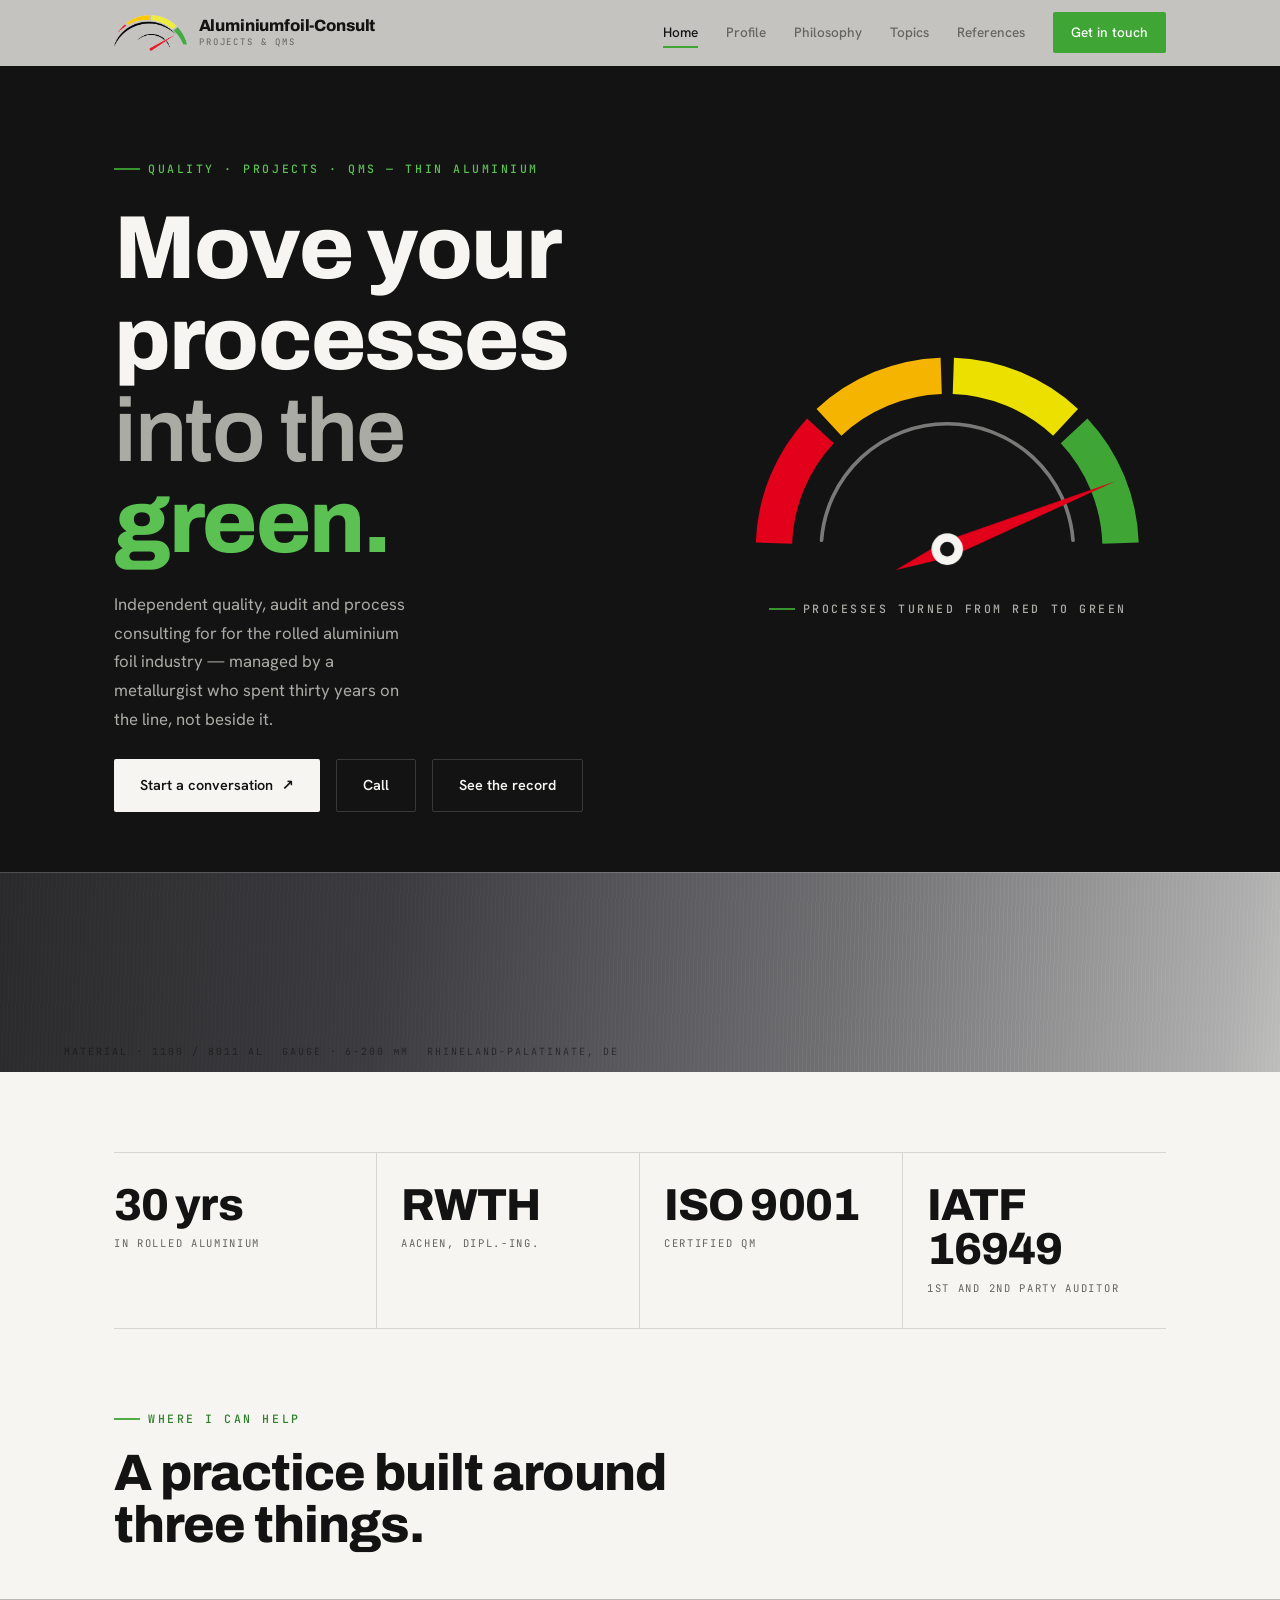
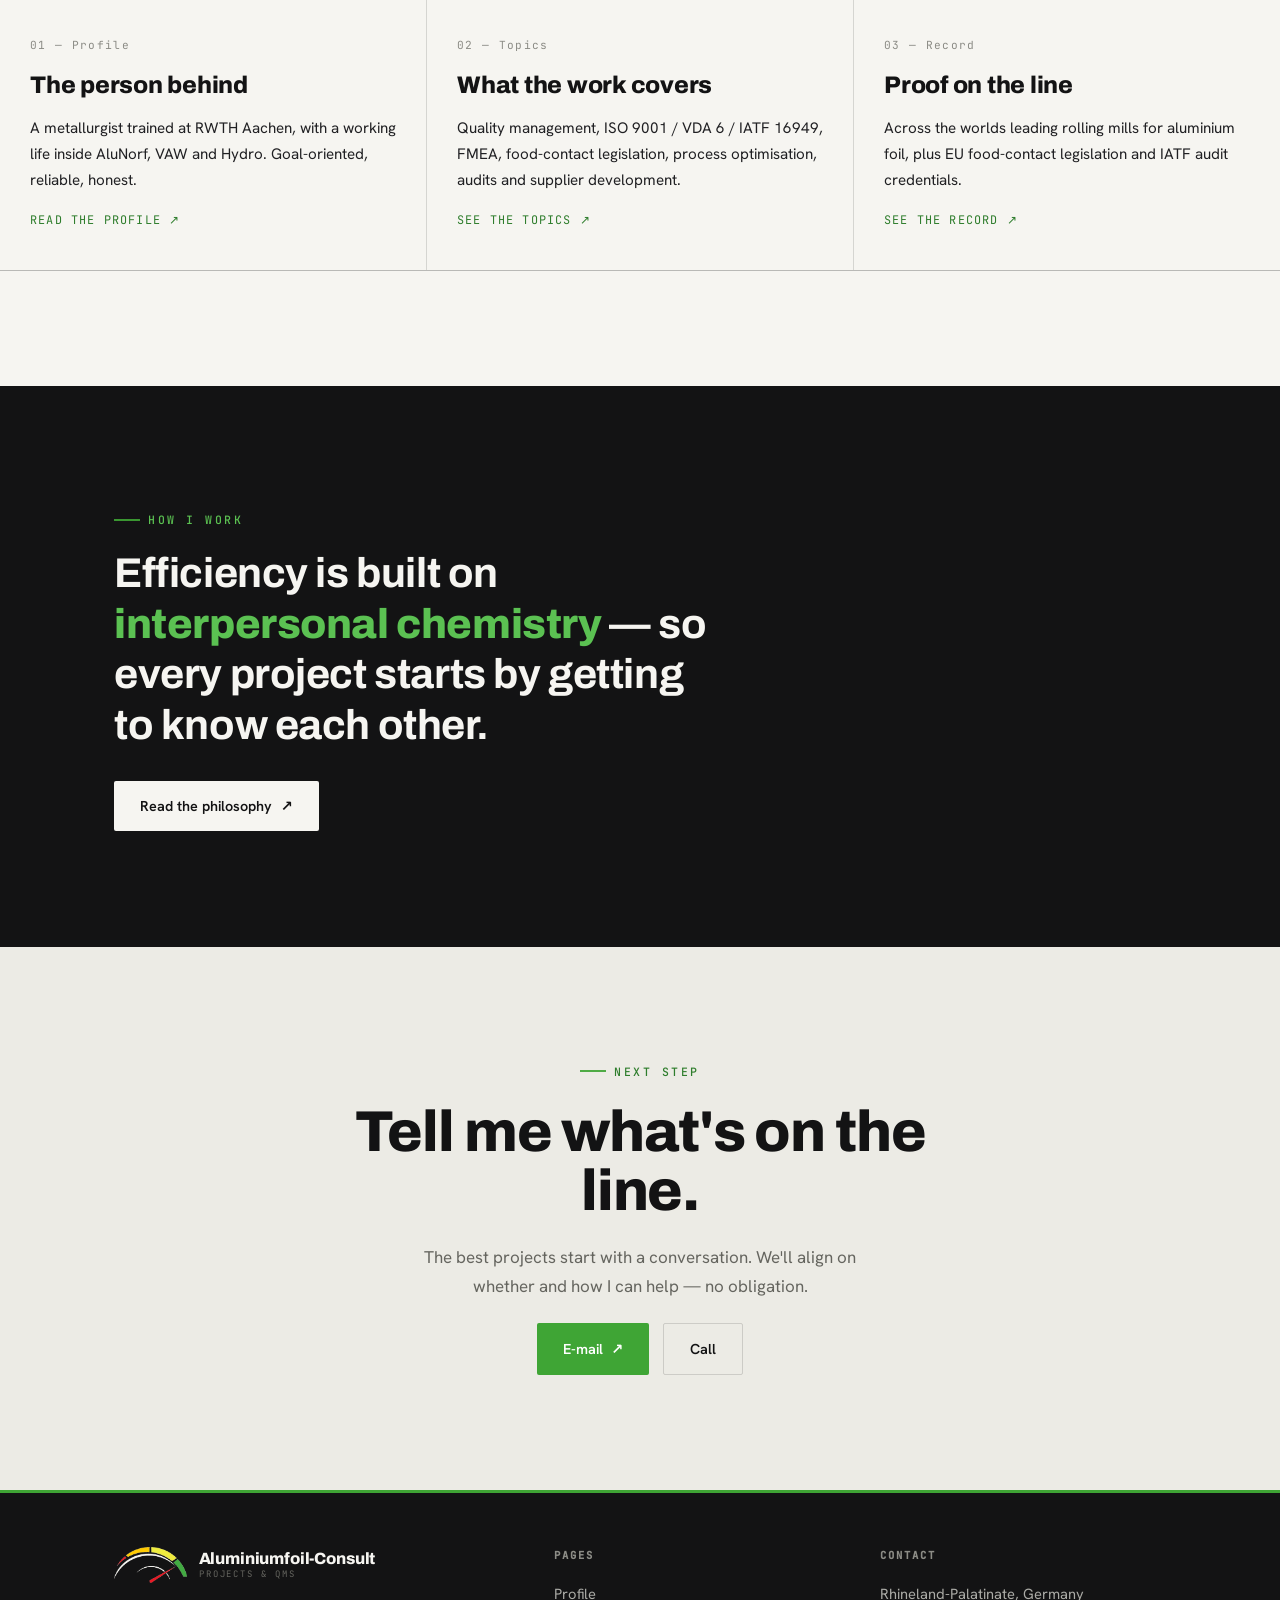
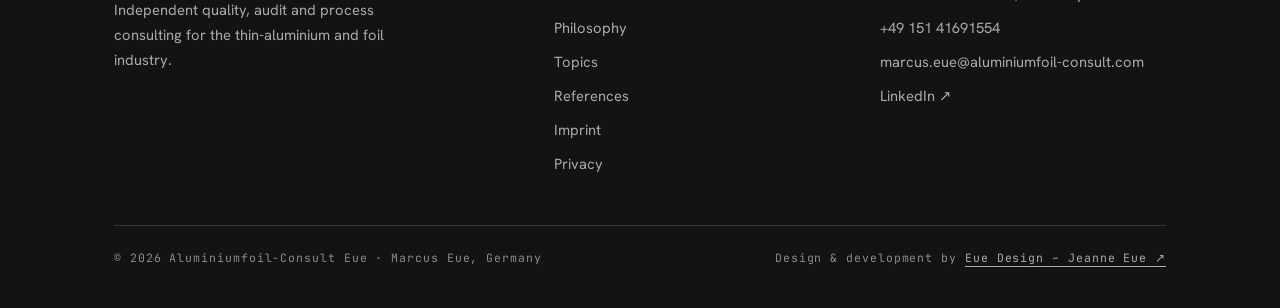
<file: index.html>
<!DOCTYPE html>
<html lang="en">
<head>
<meta charset="UTF-8">
<meta name="viewport" content="width=device-width, initial-scale=1">
<title>Aluminiumfoil-Consult — Projects &amp; QMS · Marcus Eue</title>
<meta name="description" content="Independent quality, audit and process consulting for the rolled aluminium foil industry. Marcus Eue, metallurgist, RWTH Aachen.">
<link rel="icon" href="logo-mark.png">
<link rel="stylesheet" href="styles.css">
</head>
<body>

<header class="nav" id="nav">
  <div class="nav-inner">
    <a href="index.html" class="brand">
      <img class="logo-img" src="logo-mark.png" alt="Aluminiumfoil-Consult logo">
      <span class="brand-text"><b>Aluminiumfoil-Consult</b><span>Projects &amp; QMS</span></span>
    </a>
    <button class="nav-toggle" id="navToggle" aria-label="Toggle menu" aria-expanded="false">Menu</button>
    <nav class="nav-links" id="navLinks">
      <a href="index.html" class="active">Home</a>
      <a href="profile.html">Profile</a>
      <a href="philosophy.html">Philosophy</a>
      <a href="topics.html">Topics</a>
      <a href="references.html">References</a>
      <a href="#contact" class="nav-cta">Get in touch</a>
    </nav>
  </div>
</header>

<section class="home-hero">
  <div class="wrap">
    <div class="home-grid">
      <div>
        <span class="eyebrow">Quality · Projects · QMS — thin aluminium</span>
        <h1 class="display">Move your processes <span class="thin">into the</span> <em>green.</em></h1>
        <p class="home-sub">Independent quality, audit and process consulting for for the rolled aluminium foil industry — managed by a metallurgist who spent thirty years on the line, not beside it.</p>
        <div class="home-cta-row">
          <a href="mailto:marcus.eue@aluminiumfoil-consult.com" class="btn btn-light">Start a conversation <span class="arr">↗</span></a>
          <a href="tel:+4915141691554" class="btn btn-ghost on-dark">Call</a>
          <a href="references.html" class="btn btn-ghost on-dark">See the record</a>
        </div>
      </div>
      <div class="gauge-wrap">
        <svg class="gauge-svg" viewBox="20 30 360 200" role="img" aria-label="Quality performance gauge with the needle moving into the green zone">
          <path d="M42.1 194.5 A158 158 0 0 1 84.4 92.2 L106.4 112.7 A128 128 0 0 0 72.1 195.5 Z" fill="var(--g-red)"/>
          <path d="M92.2 84.4 A158 158 0 0 1 194.5 42.1 L195.5 72.1 A128 128 0 0 0 112.7 106.4 Z" fill="var(--g-amber)"/>
          <path d="M205.5 42.1 A158 158 0 0 1 307.8 84.4 L287.3 106.4 A128 128 0 0 0 204.5 72.1 Z" fill="var(--g-yellow)"/>
          <path d="M315.6 92.2 A158 158 0 0 1 357.9 194.5 L327.9 195.5 A128 128 0 0 0 293.6 112.7 Z" fill="var(--g-green)"/>
          <path d="M96.3 192.7 A104 104 0 0 1 303.7 192.7" fill="none" stroke="var(--paper)" stroke-opacity=".45" stroke-width="3" stroke-linecap="round"/>
          <g class="gauge-needle">
            <polygon points="339.1,143.8 202.6,206.5 157.4,217.2 197.4,193.5" fill="var(--g-red)"/>
            <circle cx="200" cy="200" r="13" fill="var(--paper)"/>
            <circle cx="200" cy="200" r="6" fill="var(--ink)"/>
          </g>
        </svg>
        <span class="eyebrow" style="color:var(--silver-2)">processes turned from red to green</span>
      </div>
    </div>
  </div>
  <div class="foil home-foil" aria-hidden="true">
    <div class="foil-label">
      <span>Material · 1100 / 8011 Al</span>
      <span>Gauge · 6–200 µm</span>
      <span>Rhineland-Palatinate, DE</span>
    </div>
  </div>
</section>

<section class="bg-paper tight">
  <div class="wrap">
    <div class="stat-row reveal">
      <div class="stat"><b>30 yrs</b><span>In rolled aluminium</span></div>
      <div class="stat"><b>RWTH</b><span>Aachen, Dipl.-Ing.</span></div>
      <div class="stat"><b>ISO 9001</b><span>Certified QM</span></div>
      <div class="stat"><b>IATF 16949</b><span>1st and 2nd party auditor</span></div>
    </div>
  </div>
</section>

<section class="bg-paper" style="padding-top:0">
  <div class="wrap">
    <div class="sec-head reveal">
      <span class="eyebrow">Where I can help</span>
      <h2 class="display">A practice built around three things.</h2>
    </div>
  </div>
  <div class="teasers reveal">
    <a class="teaser" href="profile.html">
      <span class="n">01 — Profile</span>
      <h3>The person behind</h3>
      <p>A metallurgist trained at RWTH Aachen, with a working life inside AluNorf, VAW and Hydro. Goal-oriented, reliable, honest.</p>
      <span class="more">Read the profile ↗</span>
    </a>
    <a class="teaser" href="topics.html">
      <span class="n">02 — Topics</span>
      <h3>What the work covers</h3>
      <p>Quality management, ISO 9001 / VDA 6 / IATF 16949, FMEA, food-contact legislation, process optimisation, audits and supplier development.</p>
      <span class="more">See the topics ↗</span>
    </a>
    <a class="teaser" href="references.html">
      <span class="n">03 — Record</span>
      <h3>Proof on the line</h3>
      <p>Across the worlds leading rolling mills for aluminium foil, plus EU food-contact legislation and IATF audit credentials.</p>
      <span class="more">See the record ↗</span>
    </a>
  </div>
</section>

<section class="bg-dark">
  <div class="wrap">
    <span class="eyebrow reveal">How I work</span>
    <p class="phil-quote display reveal" style="margin-top:18px">Efficiency is built on <em>interpersonal chemistry</em> — so every project starts by getting to know each other.</p>
    <div class="reveal" style="margin-top:30px">
      <a href="philosophy.html" class="btn btn-light">Read the philosophy <span class="arr">↗</span></a>
    </div>
  </div>
</section>

<section class="bg-cool">
  <div class="wrap" style="text-align:center;display:flex;flex-direction:column;align-items:center;gap:22px">
    <span class="eyebrow reveal">Next step</span>
    <h2 class="display reveal" style="font-size:clamp(2rem,5vw,3.6rem);max-width:18ch">Tell me what's on the line.</h2>
    <p class="reveal" style="color:var(--steel);max-width:44ch">The best projects start with a conversation. We'll align on whether and how I can help — no obligation.</p>
    <div class="reveal" style="display:flex;gap:14px;flex-wrap:wrap;justify-content:center">
      <a href="mailto:marcus.eue@aluminiumfoil-consult.com" class="btn btn-primary">E-mail <span class="arr">↗</span></a>
      <a href="tel:+4915141691554" class="btn btn-ghost">Call</a>
    </div>
  </div>
</section>

<footer>
  <div class="wrap">
    <div class="foot-grid">
      <div>
        <a href="index.html" class="brand">
          <img class="logo-img" src="logo-mark-light.png" alt="Aluminiumfoil-Consult logo">
          <span class="brand-text"><b>Aluminiumfoil-Consult</b><span>Projects &amp; QMS</span></span>
        </a>
        <p class="foot-tag">Independent quality, audit and process consulting for the thin-aluminium and foil industry.</p>
      </div>
      <div class="foot-col">
        <h4>Pages</h4>
        <a href="profile.html">Profile</a>
        <a href="philosophy.html">Philosophy</a>
        <a href="topics.html">Topics</a>
        <a href="references.html">References</a>
        <a href="imprint.html">Imprint</a>
        <a href="imprint.html#privacy">Privacy</a>
      </div>
      <div class="foot-col" id="contact">
        <h4>Contact</h4>
        <p>Rhineland-Palatinate, Germany</p>
        <a href="tel:+4915141691554">+49 151 41691554</a>
        <a href="mailto:marcus.eue@aluminiumfoil-consult.com">marcus.eue@aluminiumfoil-consult.com</a>
        <a href="https://www.linkedin.com/in/marcus-eue-5016b97" target="_blank" rel="noopener">LinkedIn ↗</a>
      </div>
    </div>
    <div class="foot-bottom">
      <span class="foot-meta">© 2026 Aluminiumfoil-Consult Eue · Marcus Eue, Germany</span>
      <span class="foot-meta foot-credit">Design &amp; development by <a href="https://eue-design.de/" target="_blank" rel="noopener">Eue Design – Jeanne Eue ↗</a></span>
    </div>
  </div>
</footer>

<script src="site.js"></script>
</body>
</html>
</file>
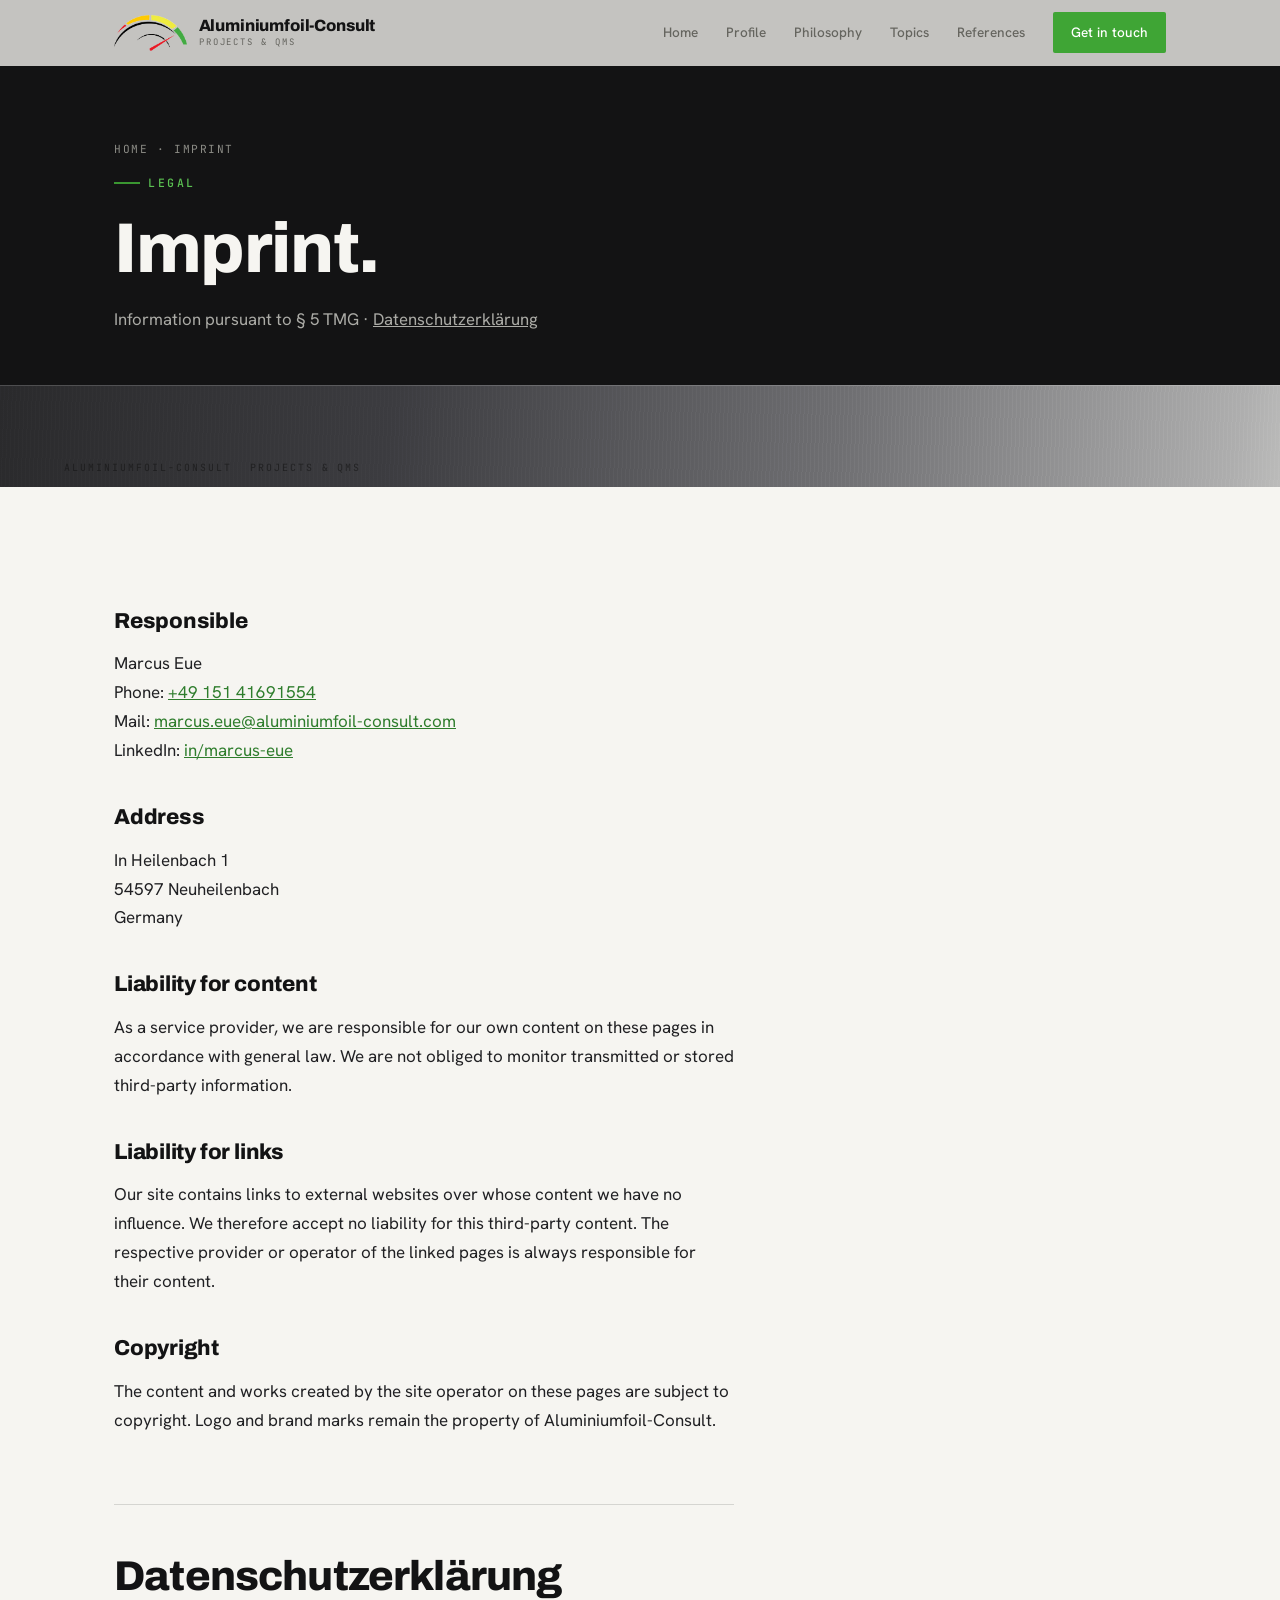
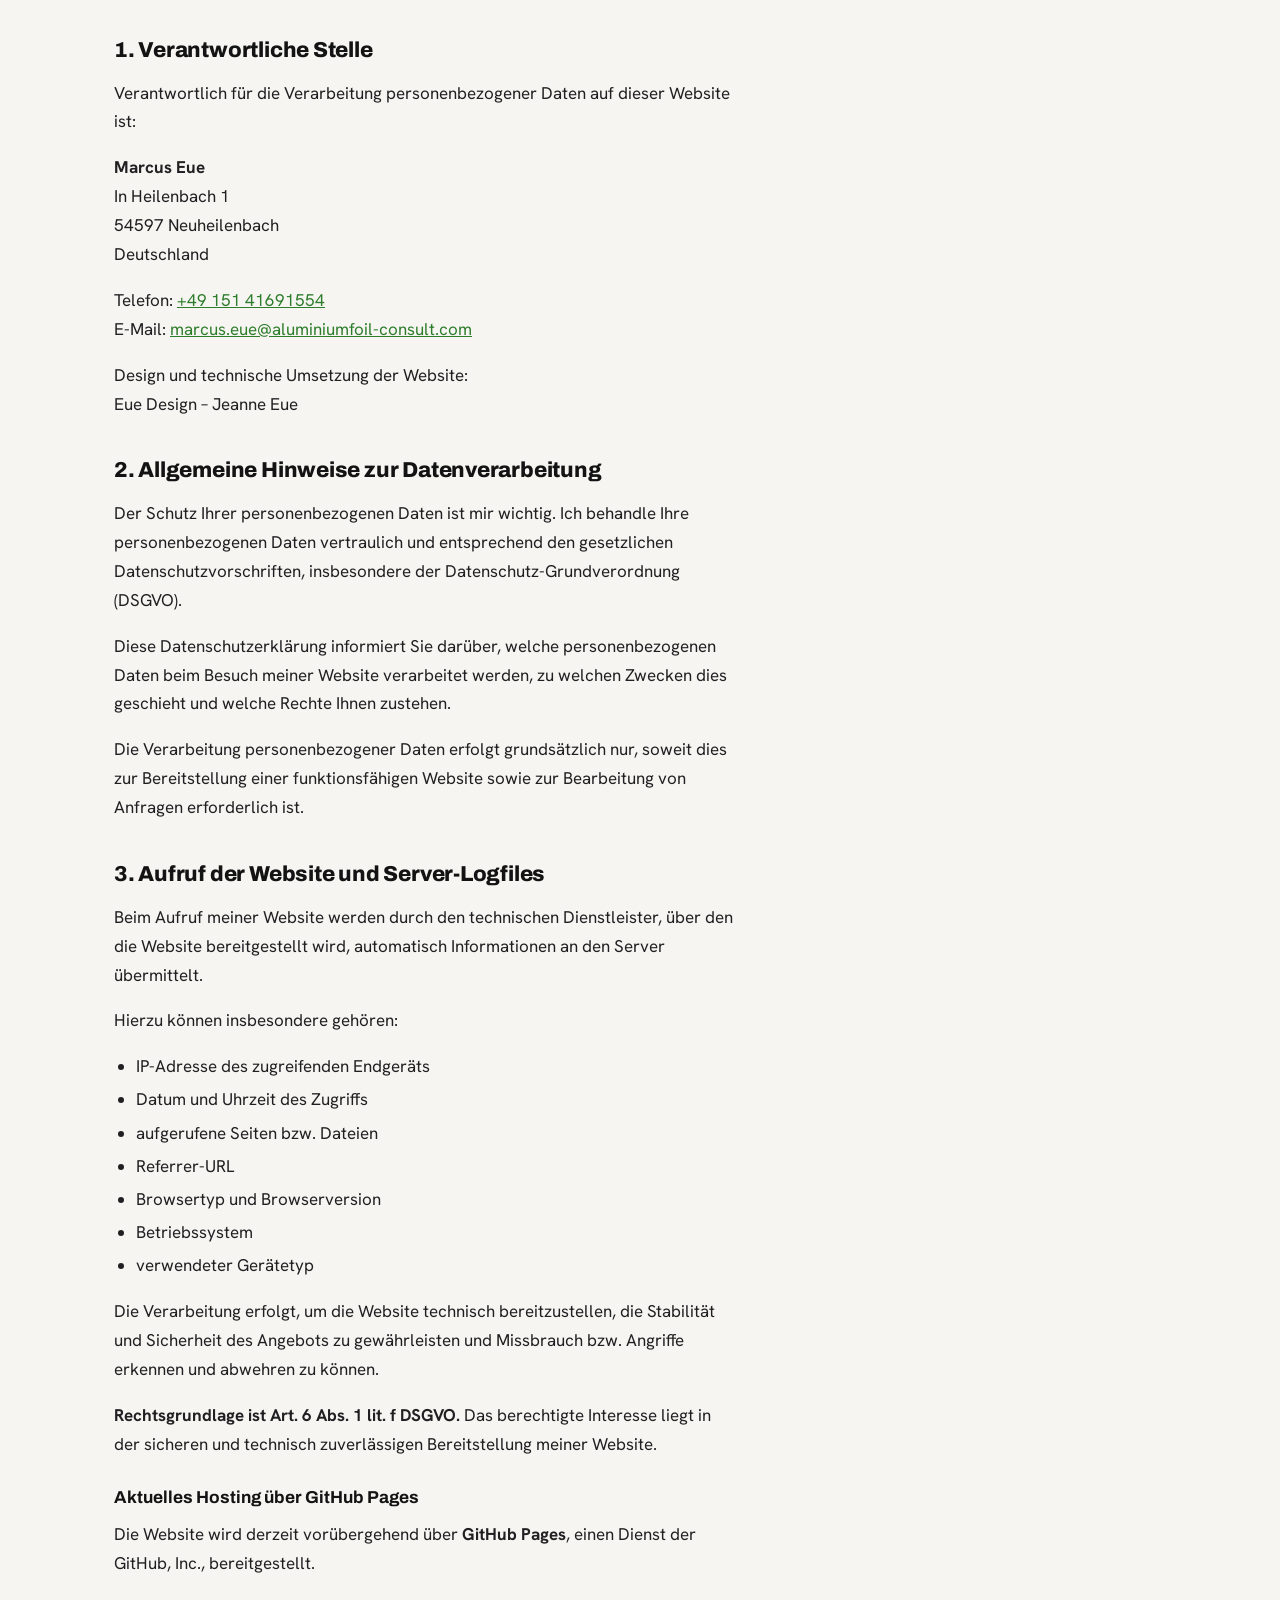
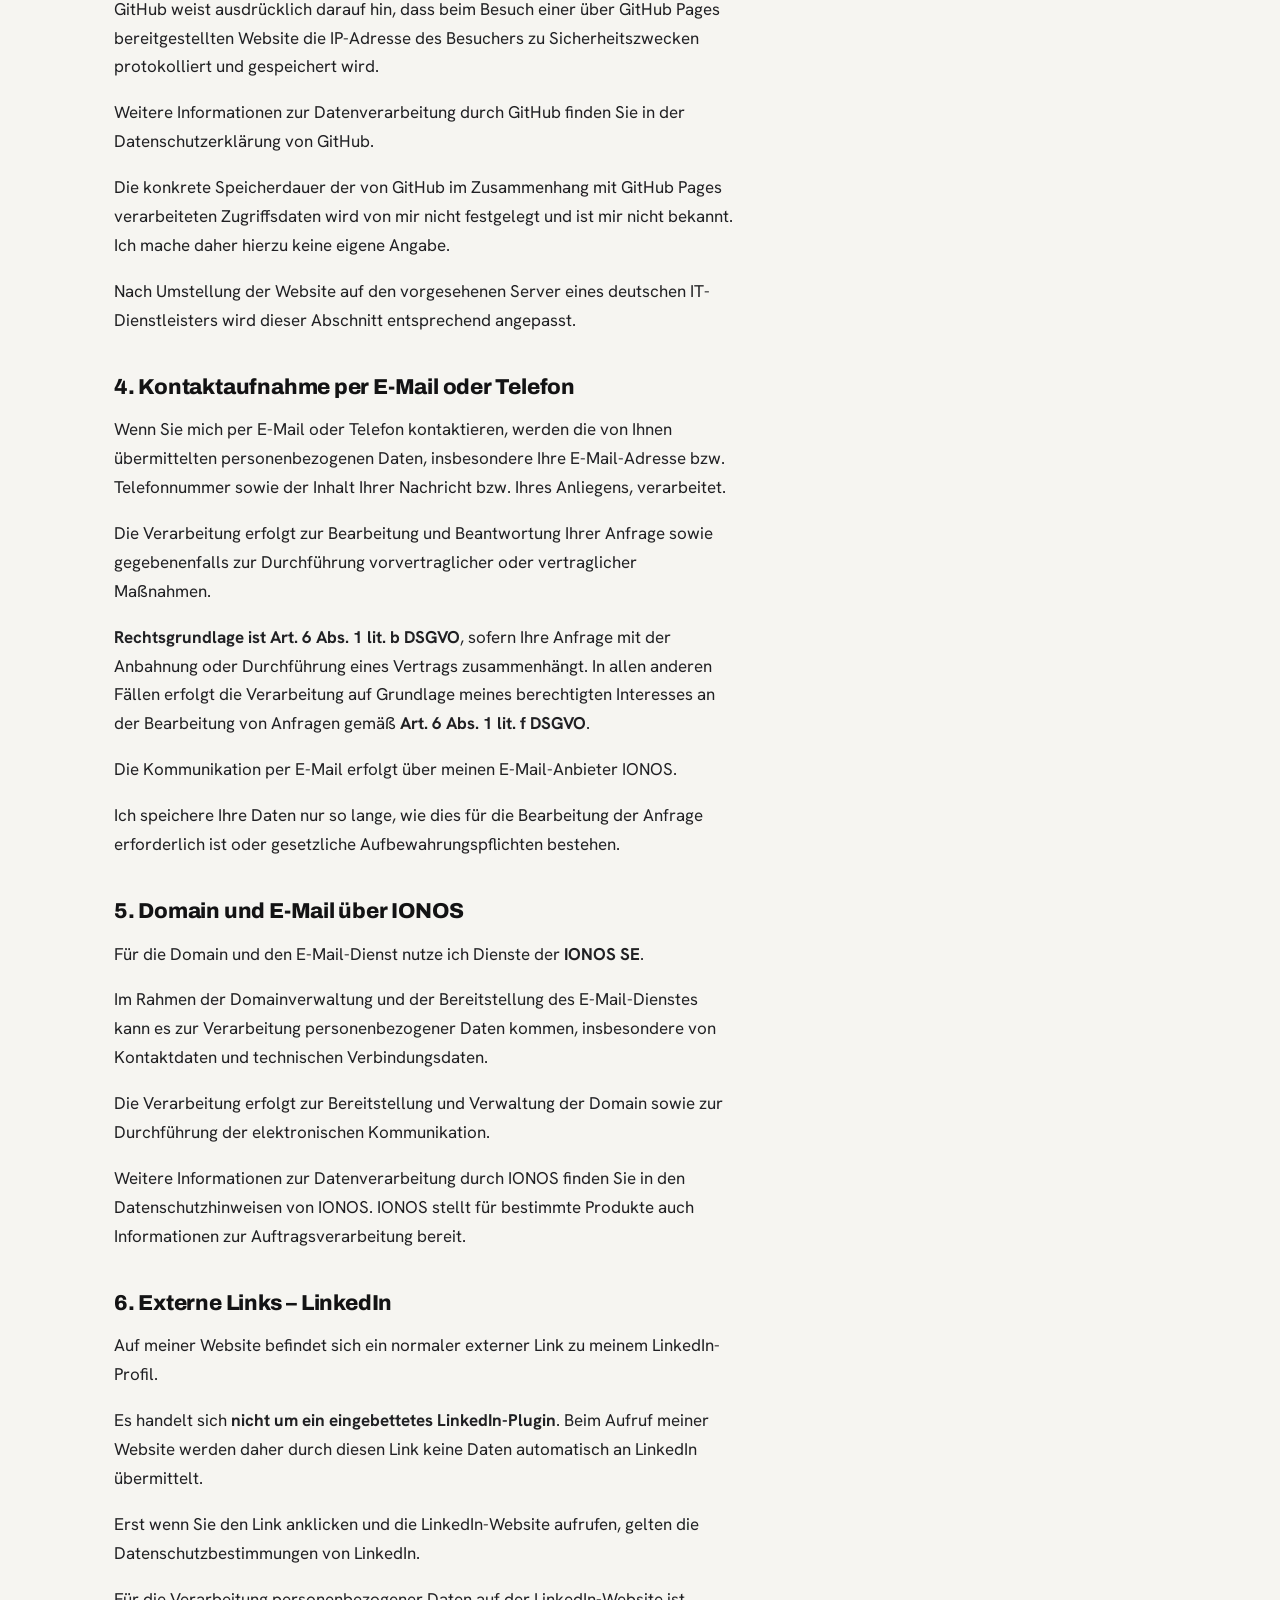
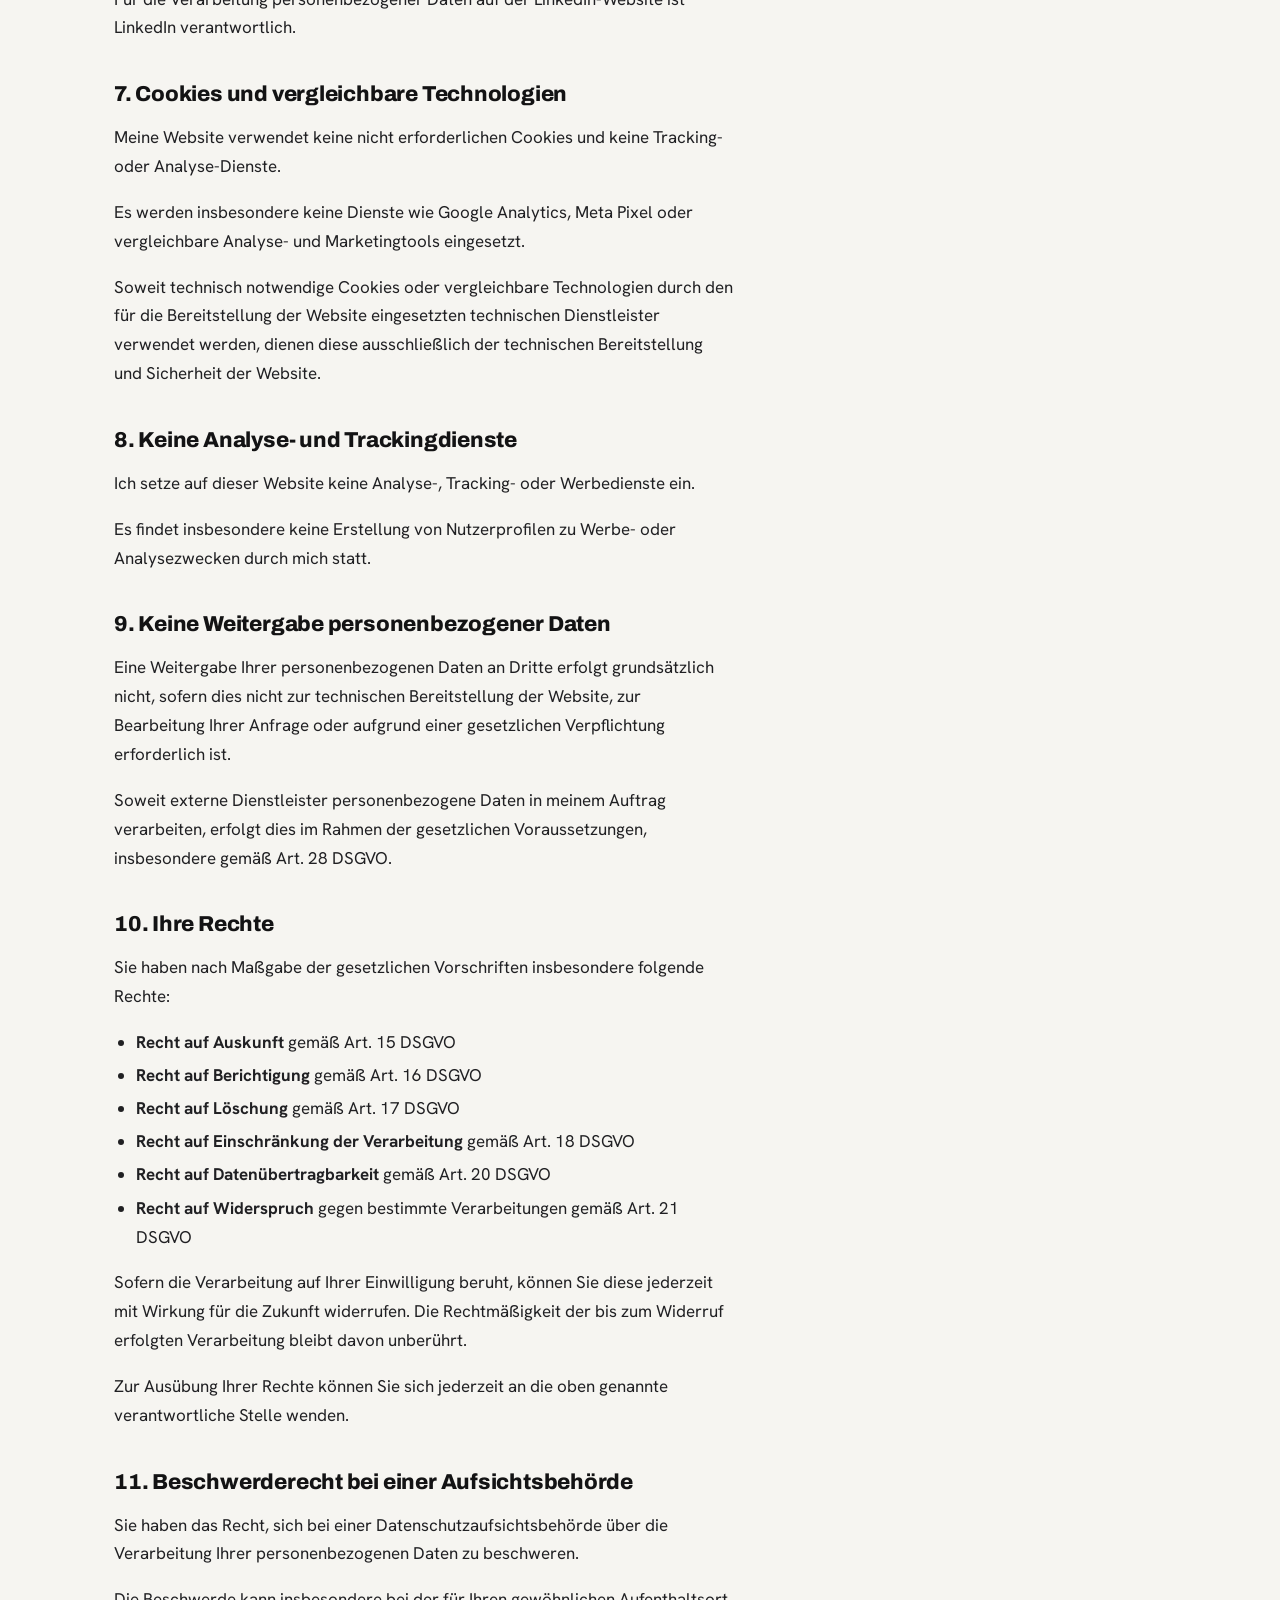
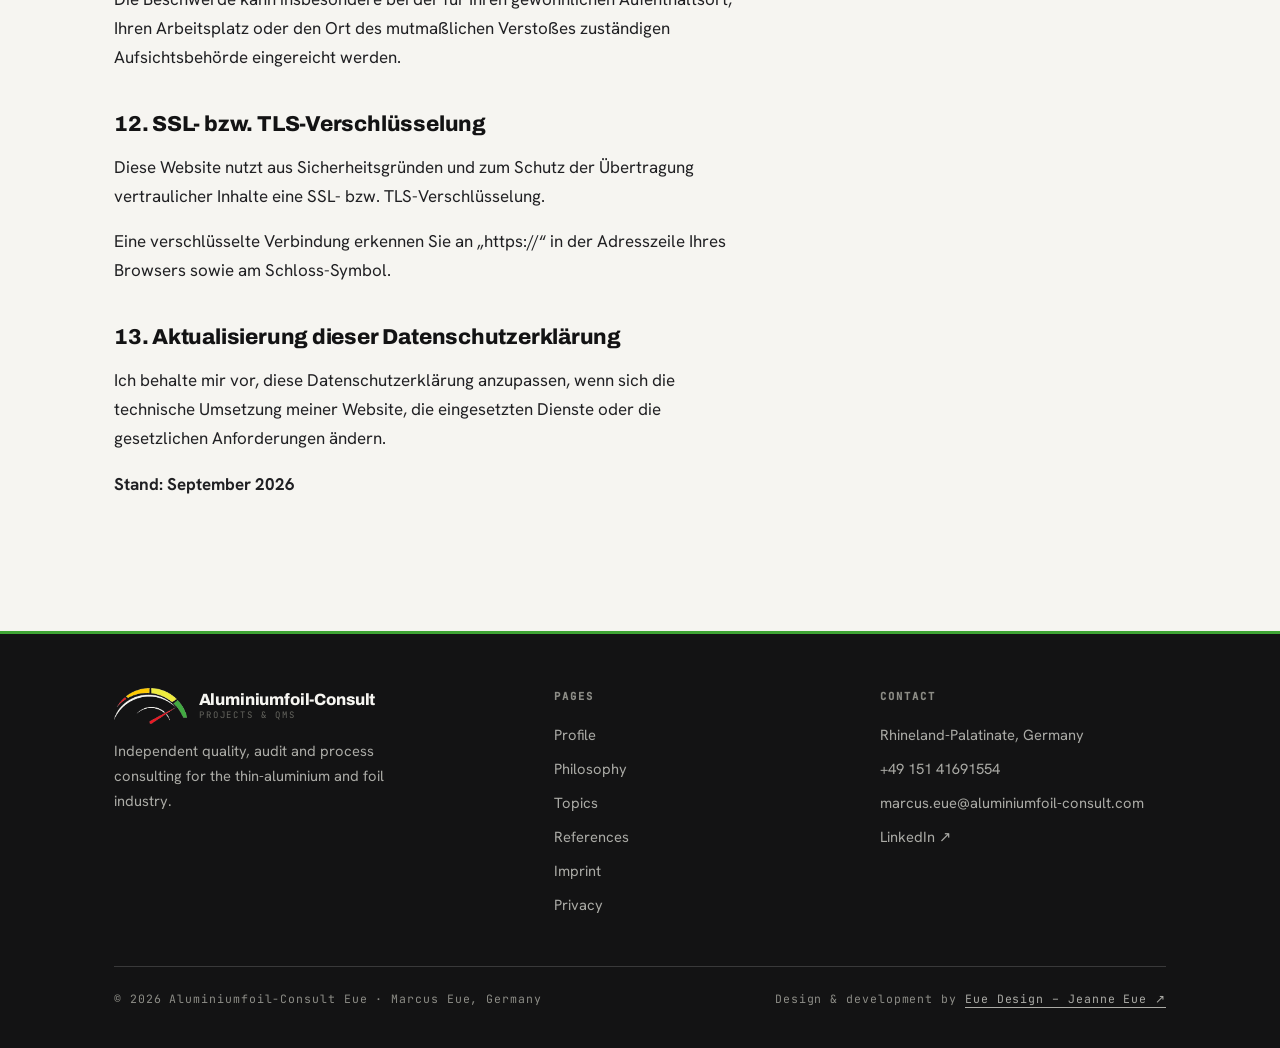
<file: imprint.html>
<!DOCTYPE html>
<html lang="en">
<head>
<meta charset="UTF-8">
<meta name="viewport" content="width=device-width, initial-scale=1">
<title>Imprint — Aluminiumfoil-Consult</title>
<meta name="description" content="Imprint and privacy policy (Datenschutzerklärung) for Aluminiumfoil-Consult, Marcus Eue.">
<link rel="icon" href="logo-mark.png">
<link rel="stylesheet" href="styles.css">
</head>
<body>
<header class="nav" id="nav">
  <div class="nav-inner">
    <a href="index.html" class="brand">
      <img class="logo-img" src="logo-mark.png" alt="Aluminiumfoil-Consult logo">
      <span class="brand-text"><b>Aluminiumfoil-Consult</b><span>Projects &amp; QMS</span></span>
    </a>
    <button class="nav-toggle" id="navToggle" aria-label="Toggle menu" aria-expanded="false">Menu</button>
    <nav class="nav-links" id="navLinks">
      <a href="index.html">Home</a>
      <a href="profile.html">Profile</a>
      <a href="philosophy.html">Philosophy</a>
      <a href="topics.html">Topics</a>
      <a href="references.html">References</a>
      <a href="#contact" class="nav-cta">Get in touch</a>
    </nav>
  </div>
</header>
<section class="page-hero">
  <div class="wrap">
    <p class="crumbs"><a href="index.html">Home</a> · Imprint</p>
    <span class="eyebrow" style="margin-top:14px">Legal</span>
    <h1 class="display">Imprint.</h1>
    <p class="kicker">Information pursuant to § 5 TMG · <a href="#privacy" style="color:inherit;text-decoration:underline">Datenschutzerklärung</a></p>
  </div>
</section>
<div class="foil" aria-hidden="true"><div class="foil-label"><span>Aluminiumfoil-Consult</span><span>Projects &amp; QMS</span></div></div>
<section class="bg-paper">
  <div class="wrap">
    <div class="prose">
      <h3>Responsible</h3>
      <p>Marcus Eue<br>Phone: <a href="tel:+4915141691554">+49 151 41691554</a><br>Mail: <a href="mailto:marcus.eue@aluminiumfoil-consult.com">marcus.eue@aluminiumfoil-consult.com</a><br>LinkedIn: <a href="https://www.linkedin.com/in/marcus-eue-5016b97" target="_blank" rel="noopener">in/marcus-eue</a></p>
      <h3>Address</h3>
      <p>In Heilenbach 1<br>54597 Neuheilenbach<br>Germany</p>
      <h3>Liability for content</h3>
      <p>As a service provider, we are responsible for our own content on these pages in accordance with general law. We are not obliged to monitor transmitted or stored third-party information.</p>
      <h3>Liability for links</h3>
      <p>Our site contains links to external websites over whose content we have no influence. We therefore accept no liability for this third-party content. The respective provider or operator of the linked pages is always responsible for their content.</p>
      <h3>Copyright</h3>
      <p>The content and works created by the site operator on these pages are subject to copyright. Logo and brand marks remain the property of Aluminiumfoil-Consult.</p>
    </div>

    <div class="prose" id="privacy" lang="de" style="margin-top:70px;padding-top:50px;border-top:1px solid var(--line)">
      <h2 class="display" style="font-size:clamp(1.8rem,4vw,2.6rem);margin-bottom:30px">Datenschutzerklärung</h2>

      <h3>1. Verantwortliche Stelle</h3>
      <p>Verantwortlich für die Verarbeitung personenbezogener Daten auf dieser Website ist:</p>
      <p><strong>Marcus Eue</strong><br>In Heilenbach 1<br>54597 Neuheilenbach<br>Deutschland</p>
      <p>Telefon: <a href="tel:+4915141691554">+49 151 41691554</a><br>E-Mail: <a href="mailto:marcus.eue@aluminiumfoil-consult.com">marcus.eue@aluminiumfoil-consult.com</a></p>
      <p>Design und technische Umsetzung der Website:<br>Eue Design – Jeanne Eue</p>

      <h3>2. Allgemeine Hinweise zur Datenverarbeitung</h3>
      <p>Der Schutz Ihrer personenbezogenen Daten ist mir wichtig. Ich behandle Ihre personenbezogenen Daten vertraulich und entsprechend den gesetzlichen Datenschutzvorschriften, insbesondere der Datenschutz-Grundverordnung (DSGVO).</p>
      <p>Diese Datenschutzerklärung informiert Sie darüber, welche personenbezogenen Daten beim Besuch meiner Website verarbeitet werden, zu welchen Zwecken dies geschieht und welche Rechte Ihnen zustehen.</p>
      <p>Die Verarbeitung personenbezogener Daten erfolgt grundsätzlich nur, soweit dies zur Bereitstellung einer funktionsfähigen Website sowie zur Bearbeitung von Anfragen erforderlich ist.</p>

      <h3>3. Aufruf der Website und Server-Logfiles</h3>
      <p>Beim Aufruf meiner Website werden durch den technischen Dienstleister, über den die Website bereitgestellt wird, automatisch Informationen an den Server übermittelt.</p>
      <p>Hierzu können insbesondere gehören:</p>
      <ul>
        <li>IP-Adresse des zugreifenden Endgeräts</li>
        <li>Datum und Uhrzeit des Zugriffs</li>
        <li>aufgerufene Seiten bzw. Dateien</li>
        <li>Referrer-URL</li>
        <li>Browsertyp und Browserversion</li>
        <li>Betriebssystem</li>
        <li>verwendeter Gerätetyp</li>
      </ul>
      <p>Die Verarbeitung erfolgt, um die Website technisch bereitzustellen, die Stabilität und Sicherheit des Angebots zu gewährleisten und Missbrauch bzw. Angriffe erkennen und abwehren zu können.</p>
      <p><strong>Rechtsgrundlage ist Art. 6 Abs. 1 lit. f DSGVO.</strong> Das berechtigte Interesse liegt in der sicheren und technisch zuverlässigen Bereitstellung meiner Website.</p>
      <h4>Aktuelles Hosting über GitHub Pages</h4>
      <p>Die Website wird derzeit vorübergehend über <strong>GitHub Pages</strong>, einen Dienst der GitHub, Inc., bereitgestellt.</p>
      <p>GitHub weist ausdrücklich darauf hin, dass beim Besuch einer über GitHub Pages bereitgestellten Website die IP-Adresse des Besuchers zu Sicherheitszwecken protokolliert und gespeichert wird.</p>
      <p>Weitere Informationen zur Datenverarbeitung durch GitHub finden Sie in der Datenschutzerklärung von GitHub.</p>
      <p>Die konkrete Speicherdauer der von GitHub im Zusammenhang mit GitHub Pages verarbeiteten Zugriffsdaten wird von mir nicht festgelegt und ist mir nicht bekannt. Ich mache daher hierzu keine eigene Angabe.</p>
      <p>Nach Umstellung der Website auf den vorgesehenen Server eines deutschen IT-Dienstleisters wird dieser Abschnitt entsprechend angepasst.</p>

      <h3>4. Kontaktaufnahme per E-Mail oder Telefon</h3>
      <p>Wenn Sie mich per E-Mail oder Telefon kontaktieren, werden die von Ihnen übermittelten personenbezogenen Daten, insbesondere Ihre E-Mail-Adresse bzw. Telefonnummer sowie der Inhalt Ihrer Nachricht bzw. Ihres Anliegens, verarbeitet.</p>
      <p>Die Verarbeitung erfolgt zur Bearbeitung und Beantwortung Ihrer Anfrage sowie gegebenenfalls zur Durchführung vorvertraglicher oder vertraglicher Maßnahmen.</p>
      <p><strong>Rechtsgrundlage ist Art. 6 Abs. 1 lit. b DSGVO</strong>, sofern Ihre Anfrage mit der Anbahnung oder Durchführung eines Vertrags zusammenhängt. In allen anderen Fällen erfolgt die Verarbeitung auf Grundlage meines berechtigten Interesses an der Bearbeitung von Anfragen gemäß <strong>Art. 6 Abs. 1 lit. f DSGVO</strong>.</p>
      <p>Die Kommunikation per E-Mail erfolgt über meinen E-Mail-Anbieter IONOS.</p>
      <p>Ich speichere Ihre Daten nur so lange, wie dies für die Bearbeitung der Anfrage erforderlich ist oder gesetzliche Aufbewahrungspflichten bestehen.</p>

      <h3>5. Domain und E-Mail über IONOS</h3>
      <p>Für die Domain und den E-Mail-Dienst nutze ich Dienste der <strong>IONOS SE</strong>.</p>
      <p>Im Rahmen der Domainverwaltung und der Bereitstellung des E-Mail-Dienstes kann es zur Verarbeitung personenbezogener Daten kommen, insbesondere von Kontaktdaten und technischen Verbindungsdaten.</p>
      <p>Die Verarbeitung erfolgt zur Bereitstellung und Verwaltung der Domain sowie zur Durchführung der elektronischen Kommunikation.</p>
      <p>Weitere Informationen zur Datenverarbeitung durch IONOS finden Sie in den Datenschutzhinweisen von IONOS. IONOS stellt für bestimmte Produkte auch Informationen zur Auftragsverarbeitung bereit.</p>

      <h3>6. Externe Links – LinkedIn</h3>
      <p>Auf meiner Website befindet sich ein normaler externer Link zu meinem LinkedIn-Profil.</p>
      <p>Es handelt sich <strong>nicht um ein eingebettetes LinkedIn-Plugin</strong>. Beim Aufruf meiner Website werden daher durch diesen Link keine Daten automatisch an LinkedIn übermittelt.</p>
      <p>Erst wenn Sie den Link anklicken und die LinkedIn-Website aufrufen, gelten die Datenschutzbestimmungen von LinkedIn.</p>
      <p>Für die Verarbeitung personenbezogener Daten auf der LinkedIn-Website ist LinkedIn verantwortlich.</p>

      <h3>7. Cookies und vergleichbare Technologien</h3>
      <p>Meine Website verwendet keine nicht erforderlichen Cookies und keine Tracking- oder Analyse-Dienste.</p>
      <p>Es werden insbesondere keine Dienste wie Google Analytics, Meta Pixel oder vergleichbare Analyse- und Marketingtools eingesetzt.</p>
      <p>Soweit technisch notwendige Cookies oder vergleichbare Technologien durch den für die Bereitstellung der Website eingesetzten technischen Dienstleister verwendet werden, dienen diese ausschließlich der technischen Bereitstellung und Sicherheit der Website.</p>

      <h3>8. Keine Analyse- und Trackingdienste</h3>
      <p>Ich setze auf dieser Website keine Analyse-, Tracking- oder Werbedienste ein.</p>
      <p>Es findet insbesondere keine Erstellung von Nutzerprofilen zu Werbe- oder Analysezwecken durch mich statt.</p>

      <h3>9. Keine Weitergabe personenbezogener Daten</h3>
      <p>Eine Weitergabe Ihrer personenbezogenen Daten an Dritte erfolgt grundsätzlich nicht, sofern dies nicht zur technischen Bereitstellung der Website, zur Bearbeitung Ihrer Anfrage oder aufgrund einer gesetzlichen Verpflichtung erforderlich ist.</p>
      <p>Soweit externe Dienstleister personenbezogene Daten in meinem Auftrag verarbeiten, erfolgt dies im Rahmen der gesetzlichen Voraussetzungen, insbesondere gemäß Art. 28 DSGVO.</p>

      <h3>10. Ihre Rechte</h3>
      <p>Sie haben nach Maßgabe der gesetzlichen Vorschriften insbesondere folgende Rechte:</p>
      <ul>
        <li><strong>Recht auf Auskunft</strong> gemäß Art. 15 DSGVO</li>
        <li><strong>Recht auf Berichtigung</strong> gemäß Art. 16 DSGVO</li>
        <li><strong>Recht auf Löschung</strong> gemäß Art. 17 DSGVO</li>
        <li><strong>Recht auf Einschränkung der Verarbeitung</strong> gemäß Art. 18 DSGVO</li>
        <li><strong>Recht auf Datenübertragbarkeit</strong> gemäß Art. 20 DSGVO</li>
        <li><strong>Recht auf Widerspruch</strong> gegen bestimmte Verarbeitungen gemäß Art. 21 DSGVO</li>
      </ul>
      <p>Sofern die Verarbeitung auf Ihrer Einwilligung beruht, können Sie diese jederzeit mit Wirkung für die Zukunft widerrufen. Die Rechtmäßigkeit der bis zum Widerruf erfolgten Verarbeitung bleibt davon unberührt.</p>
      <p>Zur Ausübung Ihrer Rechte können Sie sich jederzeit an die oben genannte verantwortliche Stelle wenden.</p>

      <h3>11. Beschwerderecht bei einer Aufsichtsbehörde</h3>
      <p>Sie haben das Recht, sich bei einer Datenschutzaufsichtsbehörde über die Verarbeitung Ihrer personenbezogenen Daten zu beschweren.</p>
      <p>Die Beschwerde kann insbesondere bei der für Ihren gewöhnlichen Aufenthaltsort, Ihren Arbeitsplatz oder den Ort des mutmaßlichen Verstoßes zuständigen Aufsichtsbehörde eingereicht werden.</p>

      <h3>12. SSL- bzw. TLS-Verschlüsselung</h3>
      <p>Diese Website nutzt aus Sicherheitsgründen und zum Schutz der Übertragung vertraulicher Inhalte eine SSL- bzw. TLS-Verschlüsselung.</p>
      <p>Eine verschlüsselte Verbindung erkennen Sie an „https://“ in der Adresszeile Ihres Browsers sowie am Schloss-Symbol.</p>

      <h3>13. Aktualisierung dieser Datenschutzerklärung</h3>
      <p>Ich behalte mir vor, diese Datenschutzerklärung anzupassen, wenn sich die technische Umsetzung meiner Website, die eingesetzten Dienste oder die gesetzlichen Anforderungen ändern.</p>
      <p><strong>Stand: September 2026</strong></p>
    </div>
  </div>
</section>
<footer>
  <div class="wrap">
    <div class="foot-grid">
      <div>
        <a href="index.html" class="brand">
          <img class="logo-img" src="logo-mark-light.png" alt="Aluminiumfoil-Consult logo">
          <span class="brand-text"><b>Aluminiumfoil-Consult</b><span>Projects &amp; QMS</span></span>
        </a>
        <p class="foot-tag">Independent quality, audit and process consulting for the thin-aluminium and foil industry.</p>
      </div>
      <div class="foot-col">
        <h4>Pages</h4>
        <a href="profile.html">Profile</a>
        <a href="philosophy.html">Philosophy</a>
        <a href="topics.html">Topics</a>
        <a href="references.html">References</a>
        <a href="imprint.html">Imprint</a>
        <a href="imprint.html#privacy">Privacy</a>
      </div>
      <div class="foot-col" id="contact">
        <h4>Contact</h4>
        <p>Rhineland-Palatinate, Germany</p>
        <a href="tel:+4915141691554">+49 151 41691554</a>
        <a href="mailto:marcus.eue@aluminiumfoil-consult.com">marcus.eue@aluminiumfoil-consult.com</a>
        <a href="https://www.linkedin.com/in/marcus-eue-5016b97" target="_blank" rel="noopener">LinkedIn ↗</a>
      </div>
    </div>
    <div class="foot-bottom">
      <span class="foot-meta">© 2026 Aluminiumfoil-Consult Eue · Marcus Eue, Germany</span>
      <span class="foot-meta foot-credit">Design &amp; development by <a href="https://eue-design.de/" target="_blank" rel="noopener">Eue Design – Jeanne Eue ↗</a></span>
    </div>
  </div>
</footer>

<script src="site.js"></script>
</body>
</html>
</file>
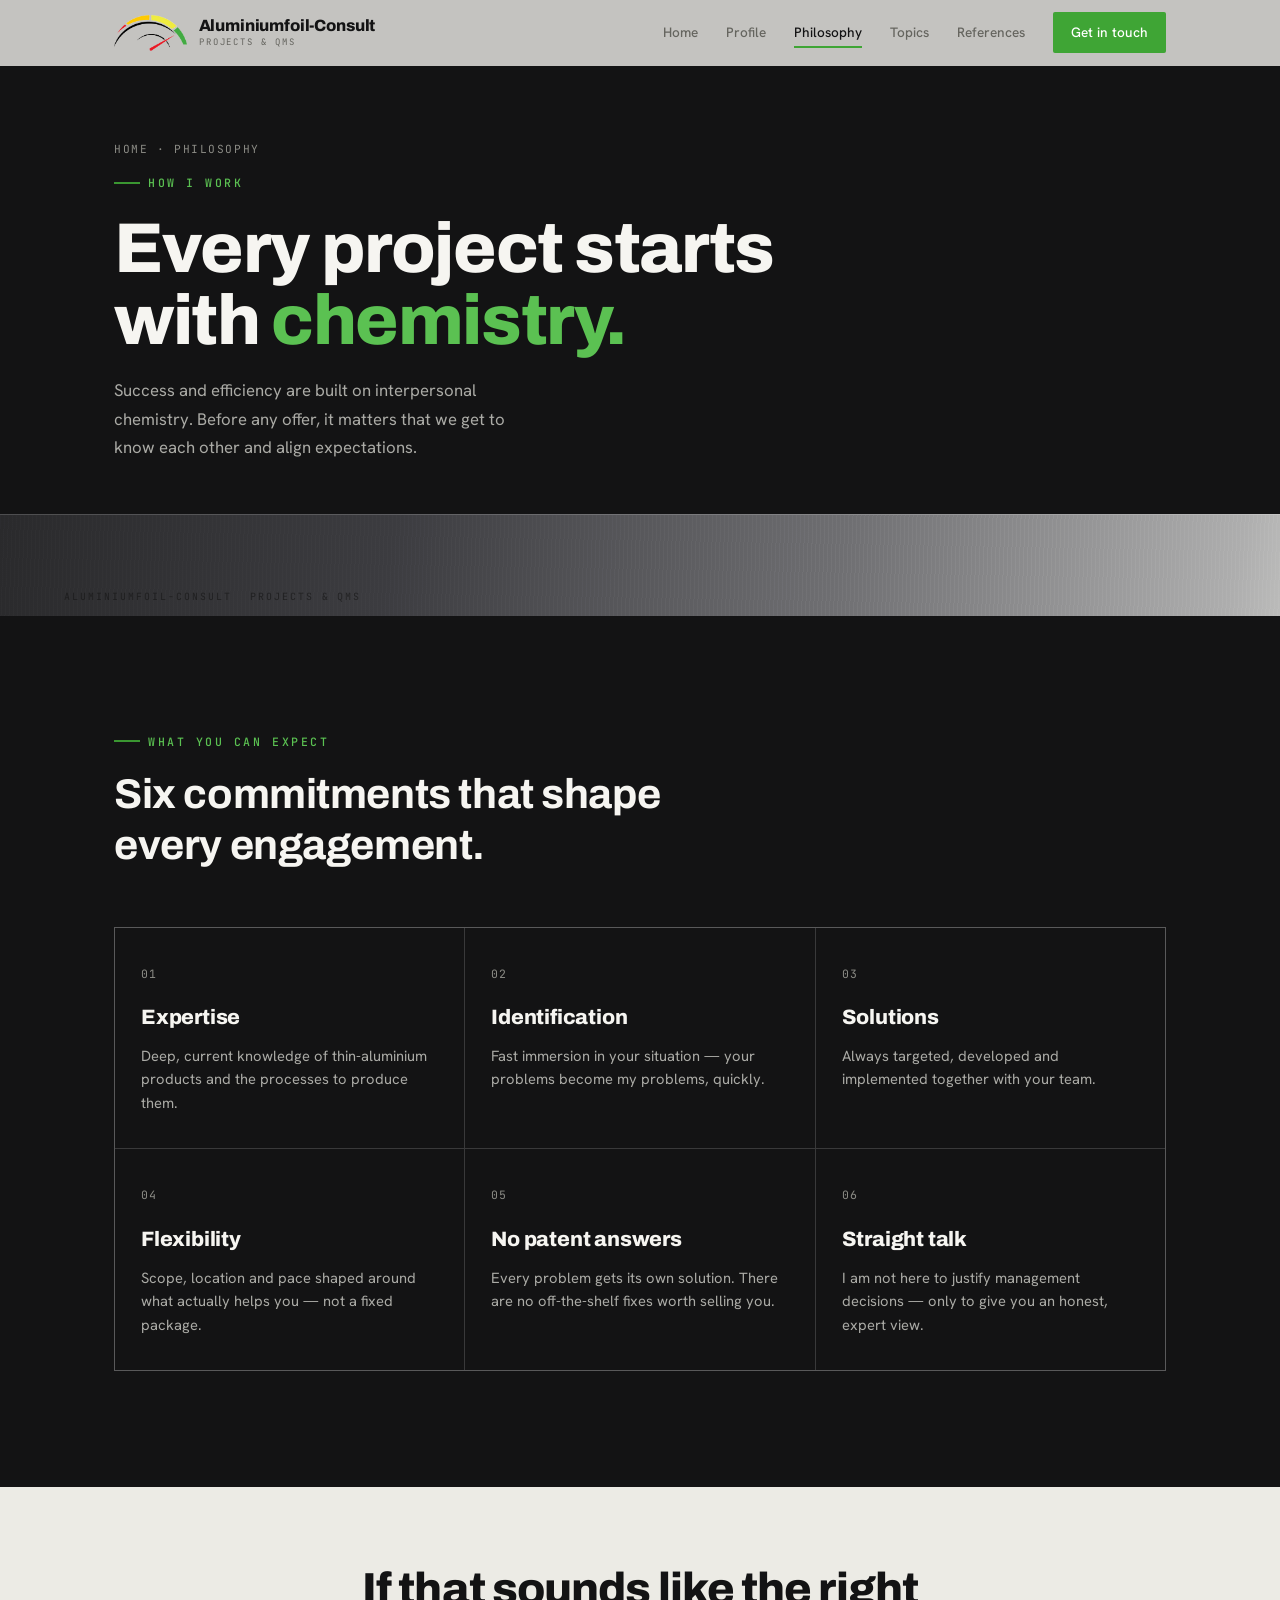
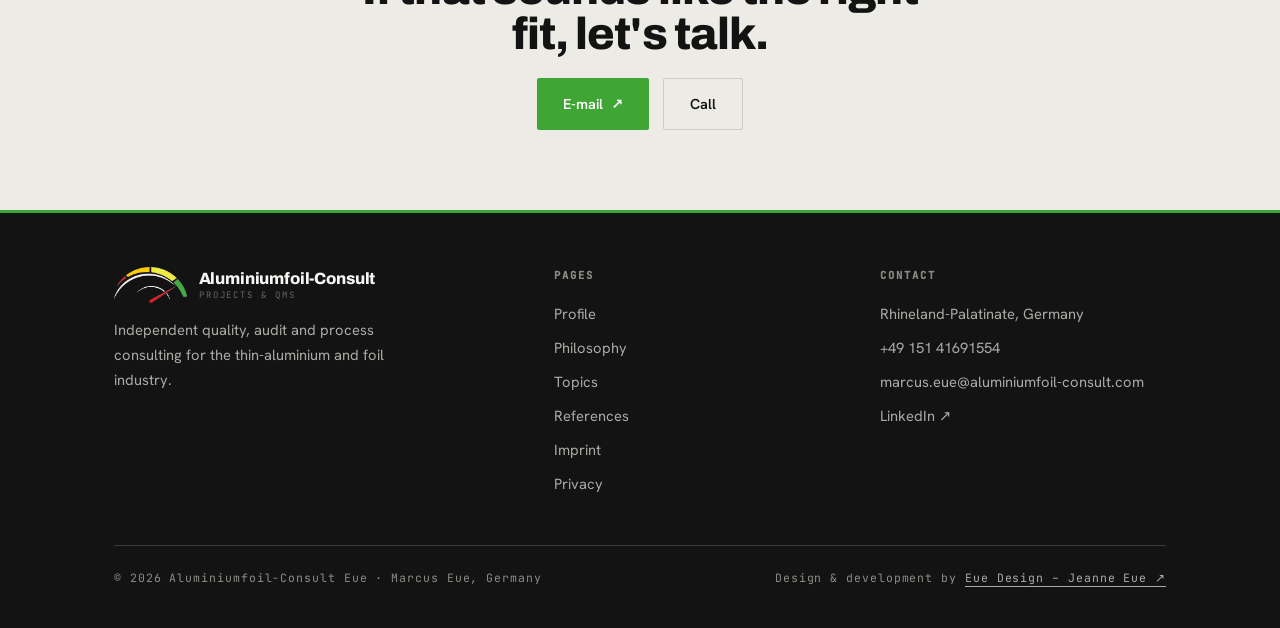
<file: philosophy.html>
<!DOCTYPE html>
<html lang="en">
<head>
<meta charset="UTF-8">
<meta name="viewport" content="width=device-width, initial-scale=1">
<title>Philosophy — Aluminiumfoil-Consult</title>
<meta name="description" content="How Marcus Eue works: expertise, identification, targeted solutions, flexibility and straight talk.">
<link rel="icon" href="logo-mark.png">
<link rel="stylesheet" href="styles.css">
</head>
<body>
<header class="nav" id="nav">
  <div class="nav-inner">
    <a href="index.html" class="brand">
      <img class="logo-img" src="logo-mark.png" alt="Aluminiumfoil-Consult logo">
      <span class="brand-text"><b>Aluminiumfoil-Consult</b><span>Projects &amp; QMS</span></span>
    </a>
    <button class="nav-toggle" id="navToggle" aria-label="Toggle menu" aria-expanded="false">Menu</button>
    <nav class="nav-links" id="navLinks">
      <a href="index.html">Home</a>
      <a href="profile.html">Profile</a>
      <a href="philosophy.html" class="active">Philosophy</a>
      <a href="topics.html">Topics</a>
      <a href="references.html">References</a>
      <a href="#contact" class="nav-cta">Get in touch</a>
    </nav>
  </div>
</header>
<section class="page-hero">
  <div class="wrap">
    <p class="crumbs"><a href="index.html">Home</a> · Philosophy</p>
    <span class="eyebrow" style="margin-top:14px">How I work</span>
    <h1 class="display">Every project starts<br>with <em>chemistry.</em></h1>
    <p class="kicker">Success and efficiency are built on interpersonal chemistry. Before any offer, it matters that we get to know each other and align expectations.</p>
  </div>
</section>
<div class="foil" aria-hidden="true"><div class="foil-label"><span>Aluminiumfoil-Consult</span><span>Projects &amp; QMS</span></div></div>
<section class="bg-dark">
  <div class="wrap">
    <div class="sec-head reveal">
      <span class="eyebrow">What you can expect</span>
      <p class="phil-quote">Six commitments that shape every engagement.</p>
    </div>
    <div class="phil-grid reveal">
      <div class="phil-card"><span class="n">01</span><h3>Expertise</h3><p>Deep, current knowledge of thin-aluminium products and the processes to produce them.</p></div>
      <div class="phil-card"><span class="n">02</span><h3>Identification</h3><p>Fast immersion in your situation — your problems become my problems, quickly.</p></div>
      <div class="phil-card"><span class="n">03</span><h3>Solutions</h3><p>Always targeted, developed and implemented together with your team.</p></div>
      <div class="phil-card"><span class="n">04</span><h3>Flexibility</h3><p>Scope, location and pace shaped around what actually helps you — not a fixed package.</p></div>
      <div class="phil-card"><span class="n">05</span><h3>No patent answers</h3><p>Every problem gets its own solution. There are no off-the-shelf fixes worth selling you.</p></div>
      <div class="phil-card"><span class="n">06</span><h3>Straight talk</h3><p>I am not here to justify management decisions — only to give you an honest, expert view.</p></div>
    </div>
  </div>
</section>
<section class="bg-cool tight">
  <div class="wrap" style="display:flex;flex-direction:column;align-items:center;gap:20px;text-align:center">
    <h2 class="display reveal" style="font-size:clamp(1.8rem,4vw,2.8rem);max-width:20ch">If that sounds like the right fit, let's talk.</h2>
    <div class="reveal" style="display:flex;gap:14px;flex-wrap:wrap;justify-content:center">
      <a href="mailto:marcus.eue@aluminiumfoil-consult.com" class="btn btn-primary">E-mail <span class="arr">↗</span></a>
      <a href="tel:+4915141691554" class="btn btn-ghost">Call</a>
    </div>
  </div>
</section>
<footer>
  <div class="wrap">
    <div class="foot-grid">
      <div>
        <a href="index.html" class="brand">
          <img class="logo-img" src="logo-mark-light.png" alt="Aluminiumfoil-Consult logo">
          <span class="brand-text"><b>Aluminiumfoil-Consult</b><span>Projects &amp; QMS</span></span>
        </a>
        <p class="foot-tag">Independent quality, audit and process consulting for the thin-aluminium and foil industry.</p>
      </div>
      <div class="foot-col">
        <h4>Pages</h4>
        <a href="profile.html">Profile</a>
        <a href="philosophy.html">Philosophy</a>
        <a href="topics.html">Topics</a>
        <a href="references.html">References</a>
        <a href="imprint.html">Imprint</a>
        <a href="imprint.html#privacy">Privacy</a>
      </div>
      <div class="foot-col" id="contact">
        <h4>Contact</h4>
        <p>Rhineland-Palatinate, Germany</p>
        <a href="tel:+4915141691554">+49 151 41691554</a>
        <a href="mailto:marcus.eue@aluminiumfoil-consult.com">marcus.eue@aluminiumfoil-consult.com</a>
        <a href="https://www.linkedin.com/in/marcus-eue-5016b97" target="_blank" rel="noopener">LinkedIn ↗</a>
      </div>
    </div>
    <div class="foot-bottom">
      <span class="foot-meta">© 2026 Aluminiumfoil-Consult Eue · Marcus Eue, Germany</span>
      <span class="foot-meta foot-credit">Design &amp; development by <a href="https://eue-design.de/" target="_blank" rel="noopener">Eue Design – Jeanne Eue ↗</a></span>
    </div>
  </div>
</footer>

<script src="site.js"></script>
</body>
</html>
</file>
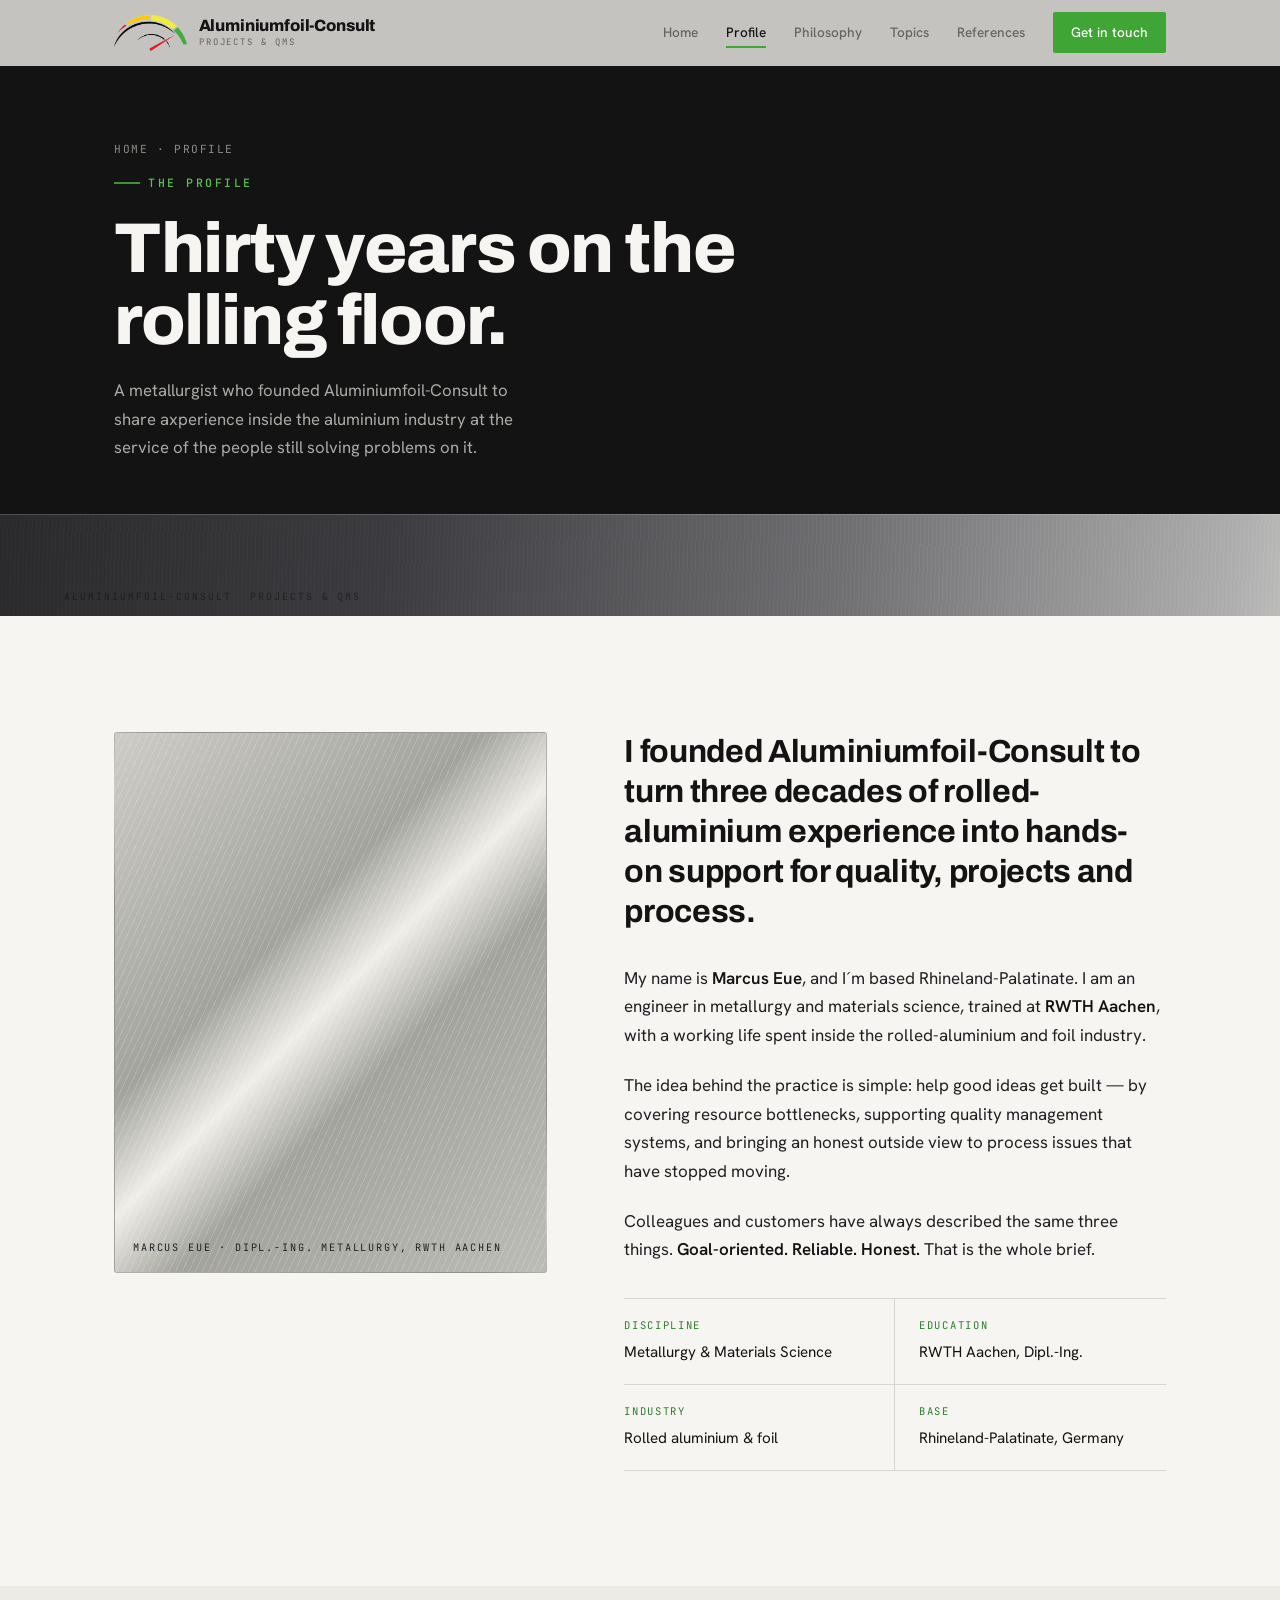
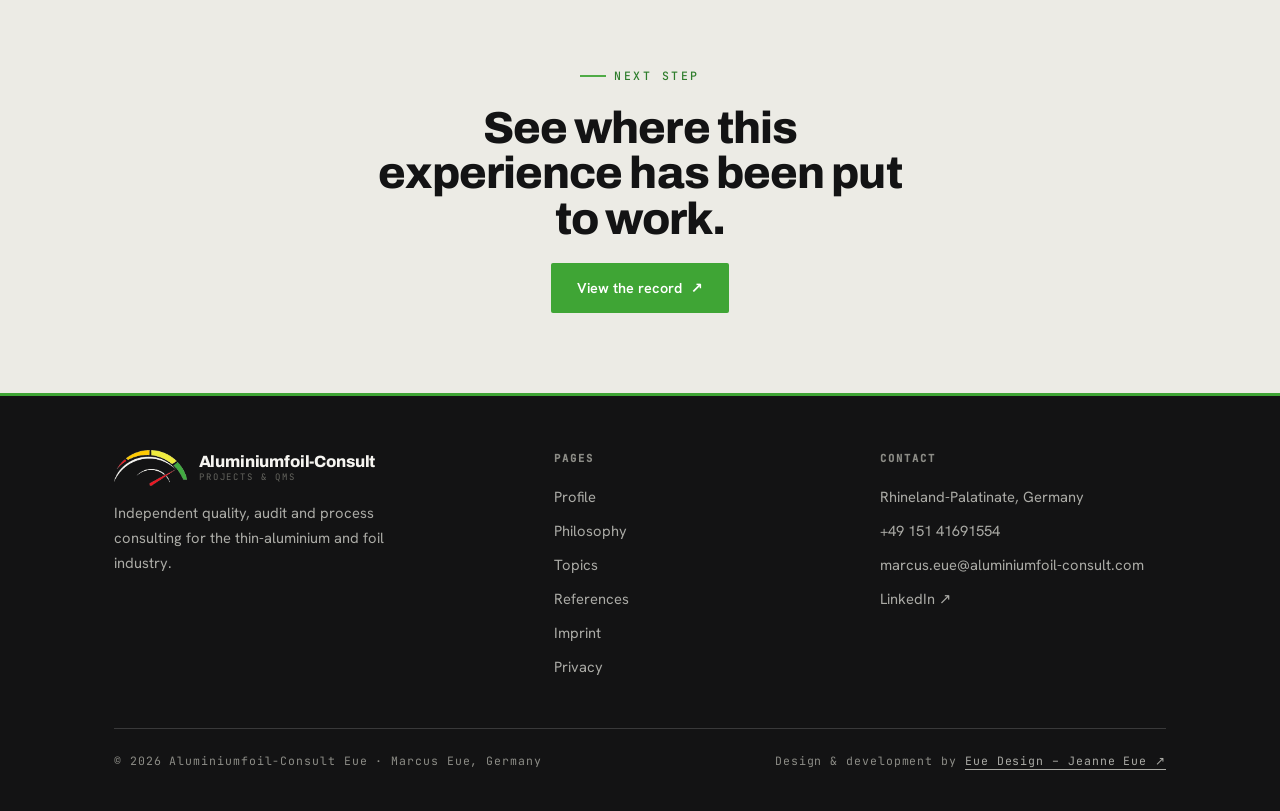
<file: profile.html>
<!DOCTYPE html>
<html lang="en">
<head>
<meta charset="UTF-8">
<meta name="viewport" content="width=device-width, initial-scale=1">
<title>Profile — Marcus Eue, Aluminiumfoil-Consult</title>
<meta name="description" content="Marcus Eue: metallurgist (RWTH Aachen) with three decades in the rolled-aluminium and foil industry.">
<link rel="icon" href="logo-mark.png">
<link rel="stylesheet" href="styles.css">
</head>
<body>
<header class="nav" id="nav">
  <div class="nav-inner">
    <a href="index.html" class="brand">
      <img class="logo-img" src="logo-mark.png" alt="Aluminiumfoil-Consult logo">
      <span class="brand-text"><b>Aluminiumfoil-Consult</b><span>Projects &amp; QMS</span></span>
    </a>
    <button class="nav-toggle" id="navToggle" aria-label="Toggle menu" aria-expanded="false">Menu</button>
    <nav class="nav-links" id="navLinks">
      <a href="index.html">Home</a>
      <a href="profile.html" class="active">Profile</a>
      <a href="philosophy.html">Philosophy</a>
      <a href="topics.html">Topics</a>
      <a href="references.html">References</a>
      <a href="#contact" class="nav-cta">Get in touch</a>
    </nav>
  </div>
</header>
<section class="page-hero">
  <div class="wrap">
    <p class="crumbs"><a href="index.html">Home</a> · Profile</p>
    <span class="eyebrow" style="margin-top:14px">The profile</span>
    <h1 class="display">Thirty years on the<br>rolling floor.</h1>
    <p class="kicker">A metallurgist who founded Aluminiumfoil-Consult to share axperience inside the aluminium industry at the service of the people still solving problems on it.</p>
  </div>
</section>
<div class="foil" aria-hidden="true"><div class="foil-label"><span>Aluminiumfoil-Consult</span><span>Projects &amp; QMS</span></div></div>
<section class="bg-paper">
  <div class="wrap">
    <div class="about-grid">
      <div class="about-panel reveal" aria-hidden="true"><span class="tag">Marcus Eue · Dipl.-Ing. Metallurgy, RWTH Aachen</span></div>
      <div class="about-body reveal">
        <p class="lead">I founded Aluminiumfoil-Consult to turn three decades of rolled-aluminium experience into hands-on support for quality, projects and process.</p>
        <p>My name is <strong>Marcus Eue</strong>, and I´m based Rhineland-Palatinate. I am an engineer in metallurgy and materials science, trained at <strong>RWTH Aachen</strong>, with a working life spent inside the rolled-aluminium and foil industry.</p>
        <p>The idea behind the practice is simple: help good ideas get built — by covering resource bottlenecks, supporting quality management systems, and bringing an honest outside view to process issues that have stopped moving.</p>
        <p>Colleagues and customers have always described the same three things. <strong>Goal-oriented. Reliable. Honest.</strong> That is the whole brief.</p>
        <dl class="credline">
          <div><dt>Discipline</dt><dd>Metallurgy &amp; Materials Science</dd></div>
          <div><dt>Education</dt><dd>RWTH Aachen, Dipl.-Ing.</dd></div>
          <div><dt>Industry</dt><dd>Rolled aluminium &amp; foil</dd></div>
          <div><dt>Base</dt><dd>Rhineland-Palatinate, Germany</dd></div>
        </dl>
      </div>
    </div>
  </div>
</section>
<section class="bg-cool tight">
  <div class="wrap" style="display:flex;flex-direction:column;align-items:center;gap:20px;text-align:center">
    <span class="eyebrow reveal">Next step</span>
    <h2 class="display reveal" style="font-size:clamp(1.8rem,4vw,2.8rem);max-width:20ch">See where this experience has been put to work.</h2>
    <div class="reveal" style="display:flex;gap:14px;flex-wrap:wrap;justify-content:center">
      <a href="references.html" class="btn btn-primary">View the record <span class="arr">↗</span></a>
    </div>
  </div>
</section>
<footer>
  <div class="wrap">
    <div class="foot-grid">
      <div>
        <a href="index.html" class="brand">
          <img class="logo-img" src="logo-mark-light.png" alt="Aluminiumfoil-Consult logo">
          <span class="brand-text"><b>Aluminiumfoil-Consult</b><span>Projects &amp; QMS</span></span>
        </a>
        <p class="foot-tag">Independent quality, audit and process consulting for the thin-aluminium and foil industry.</p>
      </div>
      <div class="foot-col">
        <h4>Pages</h4>
        <a href="profile.html">Profile</a>
        <a href="philosophy.html">Philosophy</a>
        <a href="topics.html">Topics</a>
        <a href="references.html">References</a>
        <a href="imprint.html">Imprint</a>
        <a href="imprint.html#privacy">Privacy</a>
      </div>
      <div class="foot-col" id="contact">
        <h4>Contact</h4>
        <p>Rhineland-Palatinate, Germany</p>
        <a href="tel:+4915141691554">+49 151 41691554</a>
        <a href="mailto:marcus.eue@aluminiumfoil-consult.com">marcus.eue@aluminiumfoil-consult.com</a>
        <a href="https://www.linkedin.com/in/marcus-eue-5016b97" target="_blank" rel="noopener">LinkedIn ↗</a>
      </div>
    </div>
    <div class="foot-bottom">
      <span class="foot-meta">© 2026 Aluminiumfoil-Consult Eue · Marcus Eue, Germany</span>
      <span class="foot-meta foot-credit">Design &amp; development by <a href="https://eue-design.de/" target="_blank" rel="noopener">Eue Design – Jeanne Eue ↗</a></span>
    </div>
  </div>
</footer>

<script src="site.js"></script>
</body>
</html>
</file>
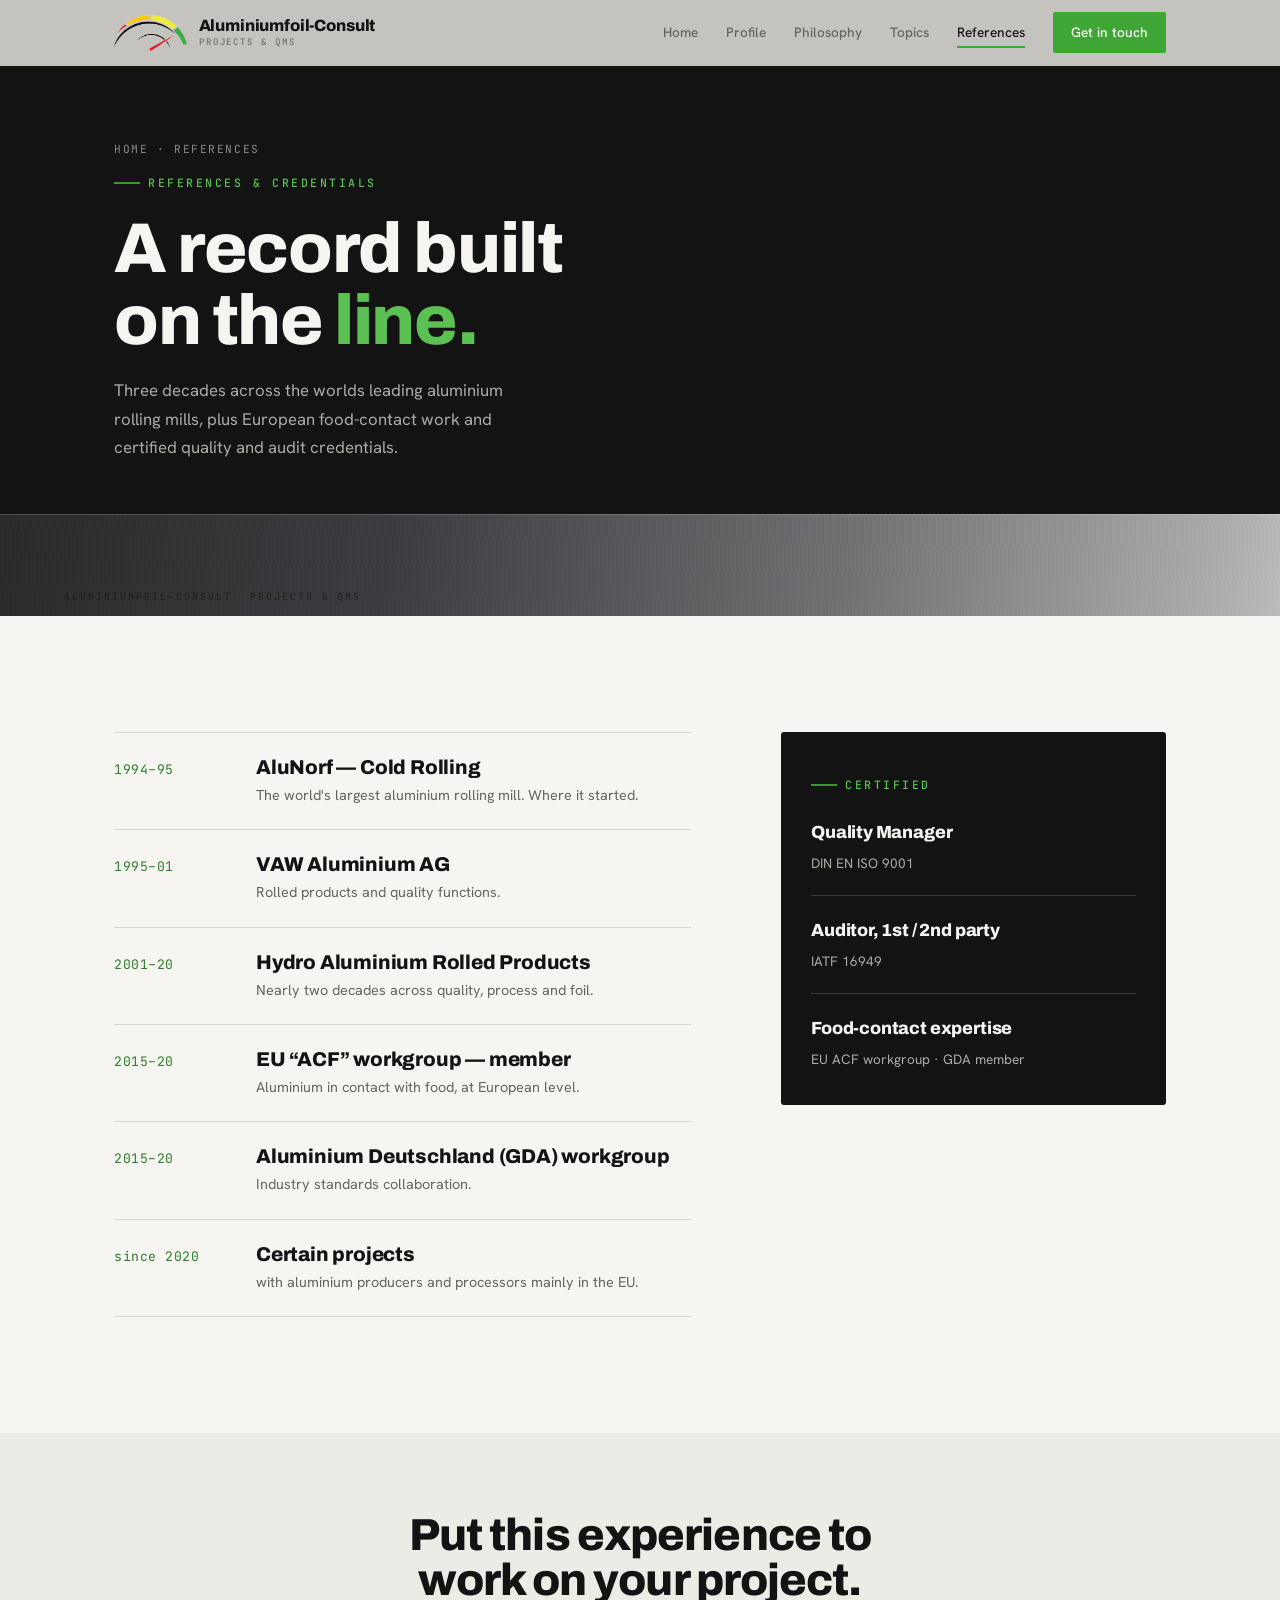
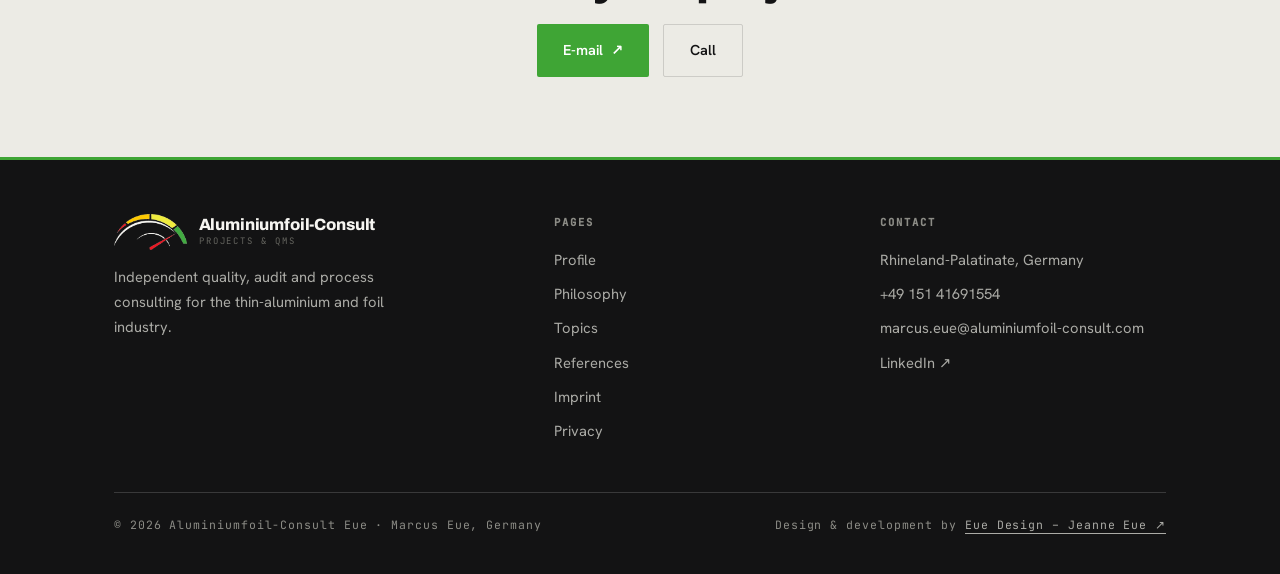
<file: references.html>
<!DOCTYPE html>
<html lang="en">
<head>
<meta charset="UTF-8">
<meta name="viewport" content="width=device-width, initial-scale=1">
<title>References — Aluminiumfoil-Consult</title>
<meta name="description" content="Career across AluNorf, VAW and Hydro Aluminium, plus ISO 9001 and IATF 16949 credentials and EU food-contact work.">
<link rel="icon" href="logo-mark.png">
<link rel="stylesheet" href="styles.css">
</head>
<body>
<header class="nav" id="nav">
  <div class="nav-inner">
    <a href="index.html" class="brand">
      <img class="logo-img" src="logo-mark.png" alt="Aluminiumfoil-Consult logo">
      <span class="brand-text"><b>Aluminiumfoil-Consult</b><span>Projects &amp; QMS</span></span>
    </a>
    <button class="nav-toggle" id="navToggle" aria-label="Toggle menu" aria-expanded="false">Menu</button>
    <nav class="nav-links" id="navLinks">
      <a href="index.html">Home</a>
      <a href="profile.html">Profile</a>
      <a href="philosophy.html">Philosophy</a>
      <a href="topics.html">Topics</a>
      <a href="references.html" class="active">References</a>
      <a href="#contact" class="nav-cta">Get in touch</a>
    </nav>
  </div>
</header>
<section class="page-hero">
  <div class="wrap">
    <p class="crumbs"><a href="index.html">Home</a> · References</p>
    <span class="eyebrow" style="margin-top:14px">References &amp; credentials</span>
    <h1 class="display">A record built<br>on the <em>line.</em></h1>
    <p class="kicker">Three decades across the worlds leading aluminium rolling mills, plus European food-contact work and certified quality and audit credentials.</p>
  </div>
</section>
<div class="foil" aria-hidden="true"><div class="foil-label"><span>Aluminiumfoil-Consult</span><span>Projects &amp; QMS</span></div></div>
<section class="bg-paper">
  <div class="wrap">
    <div class="track-grid">
      <div class="timeline reveal">
        <div class="tl-row"><span class="tl-year">1994–95</span><div class="tl-body"><h4>AluNorf — Cold Rolling</h4><p>The world's largest aluminium rolling mill. Where it started.</p></div></div>
        <div class="tl-row"><span class="tl-year">1995–01</span><div class="tl-body"><h4>VAW Aluminium AG</h4><p>Rolled products and quality functions.</p></div></div>
        <div class="tl-row"><span class="tl-year">2001–20</span><div class="tl-body"><h4>Hydro Aluminium Rolled Products</h4><p>Nearly two decades across quality, process and foil.</p></div></div>
        <div class="tl-row"><span class="tl-year">2015–20</span><div class="tl-body"><h4>EU “ACF” workgroup — member</h4><p>Aluminium in contact with food, at European level.</p></div></div>
        <div class="tl-row"><span class="tl-year">2015–20</span><div class="tl-body"><h4>Aluminium Deutschland (GDA) workgroup</h4><p>Industry standards collaboration.</p></div></div>
        <div class="tl-row"><span class="tl-year">since 2020</span><div class="tl-body"><h4>Certain projects </h4><p>with aluminium producers and processors mainly in the EU.</p></div></div>
      </div>
      <aside class="certs reveal">
        <span class="eyebrow">Certified</span>
        <div class="cert-item"><h5>Quality Manager</h5><p>DIN EN ISO 9001</p></div>
        <div class="cert-item"><h5>Auditor, 1st / 2nd party</h5><p>IATF 16949</p></div>
        <div class="cert-item"><h5>Food-contact expertise</h5><p>EU ACF workgroup · GDA member</p></div>
      </aside>
    </div>
  </div>
</section>
<section class="bg-cool tight">
  <div class="wrap" style="display:flex;flex-direction:column;align-items:center;gap:20px;text-align:center">
    <h2 class="display reveal" style="font-size:clamp(1.8rem,4vw,2.8rem);max-width:20ch">Put this experience to work on your project.</h2>
    <div class="reveal" style="display:flex;gap:14px;flex-wrap:wrap;justify-content:center">
      <a href="mailto:marcus.eue@aluminiumfoil-consult.com" class="btn btn-primary">E-mail <span class="arr">↗</span></a>
      <a href="tel:+4915141691554" class="btn btn-ghost">Call</a>
    </div>
  </div>
</section>
<footer>
  <div class="wrap">
    <div class="foot-grid">
      <div>
        <a href="index.html" class="brand">
          <img class="logo-img" src="logo-mark-light.png" alt="Aluminiumfoil-Consult logo">
          <span class="brand-text"><b>Aluminiumfoil-Consult</b><span>Projects &amp; QMS</span></span>
        </a>
        <p class="foot-tag">Independent quality, audit and process consulting for the thin-aluminium and foil industry.</p>
      </div>
      <div class="foot-col">
        <h4>Pages</h4>
        <a href="profile.html">Profile</a>
        <a href="philosophy.html">Philosophy</a>
        <a href="topics.html">Topics</a>
        <a href="references.html">References</a>
        <a href="imprint.html">Imprint</a>
        <a href="imprint.html#privacy">Privacy</a>
      </div>
      <div class="foot-col" id="contact">
        <h4>Contact</h4>
        <p>Rhineland-Palatinate, Germany</p>
        <a href="tel:+4915141691554">+49 151 41691554</a>
        <a href="mailto:marcus.eue@aluminiumfoil-consult.com">marcus.eue@aluminiumfoil-consult.com</a>
        <a href="https://www.linkedin.com/in/marcus-eue-5016b97" target="_blank" rel="noopener">LinkedIn ↗</a>
      </div>
    </div>
    <div class="foot-bottom">
      <span class="foot-meta">© 2026 Aluminiumfoil-Consult Eue · Marcus Eue, Germany</span>
      <span class="foot-meta foot-credit">Design &amp; development by <a href="https://eue-design.de/" target="_blank" rel="noopener">Eue Design – Jeanne Eue ↗</a></span>
    </div>
  </div>
</footer>

<script src="site.js"></script>
</body>
</html>
</file>
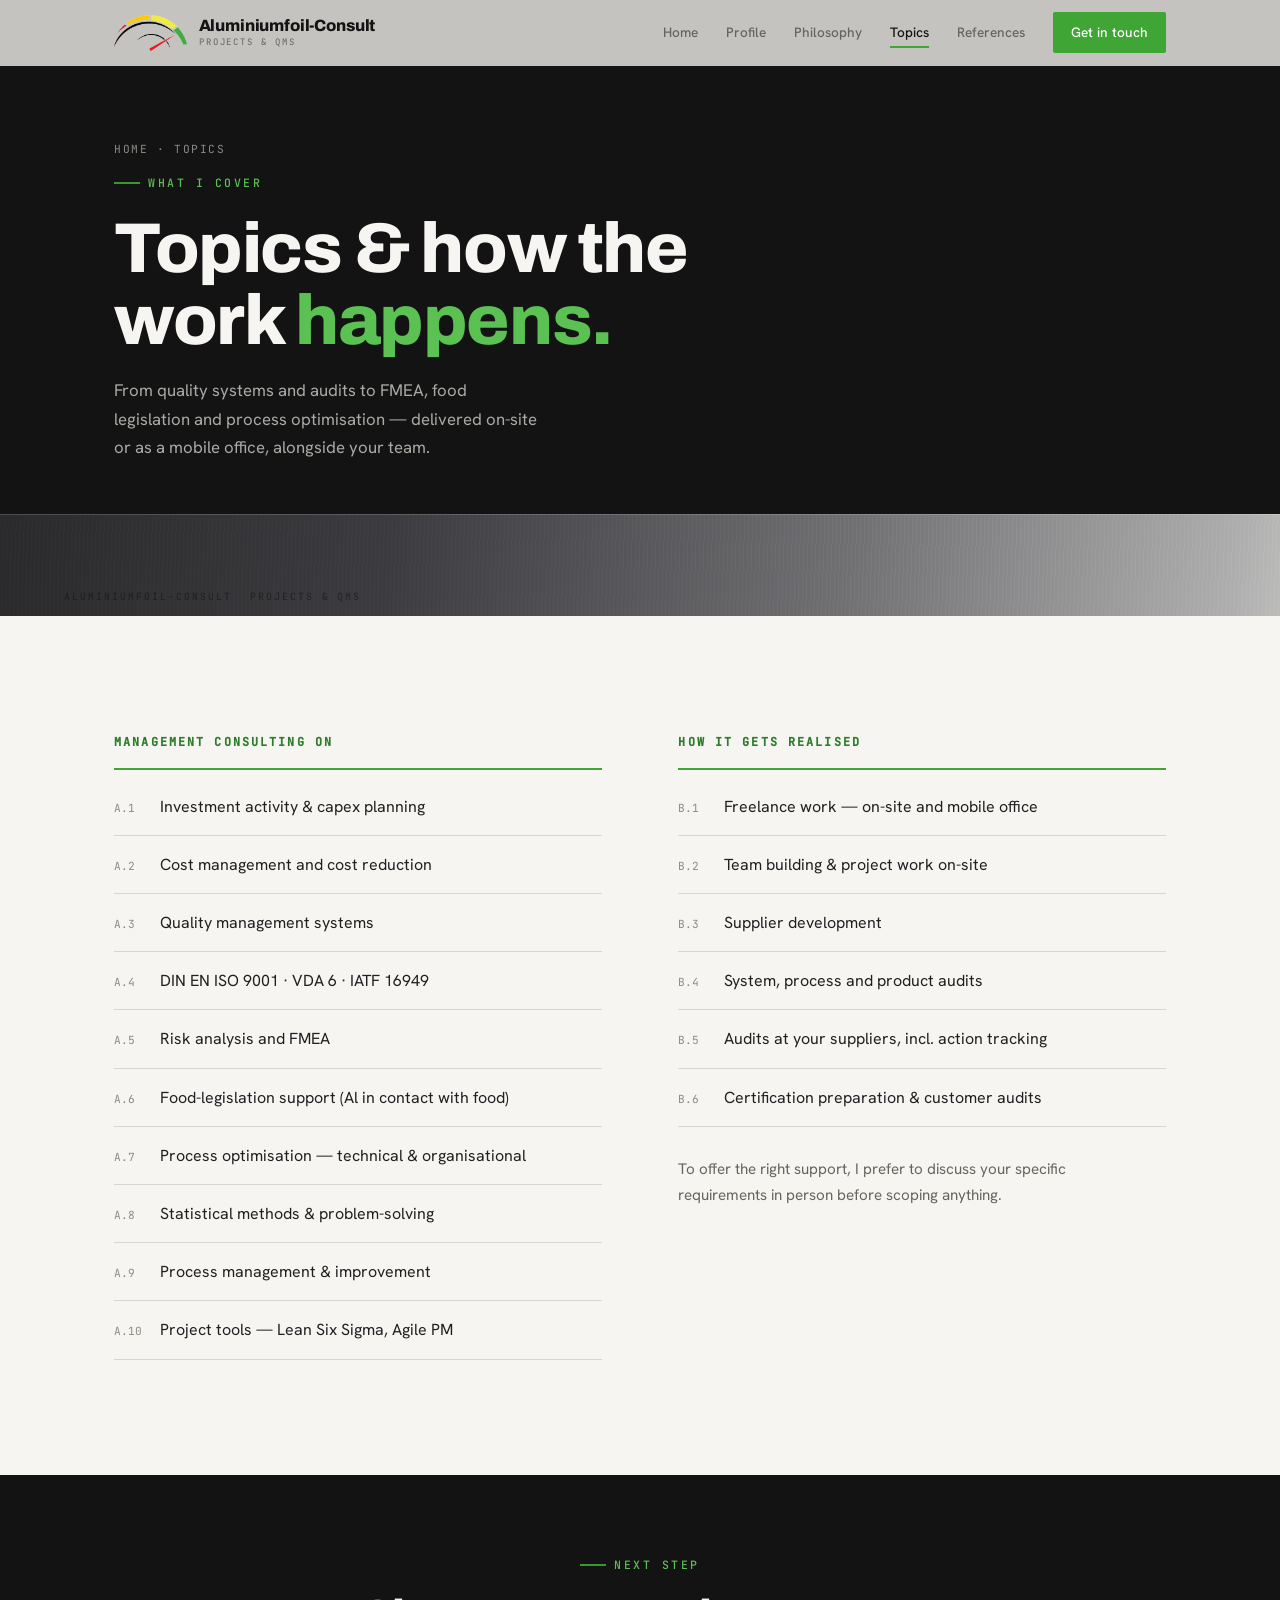
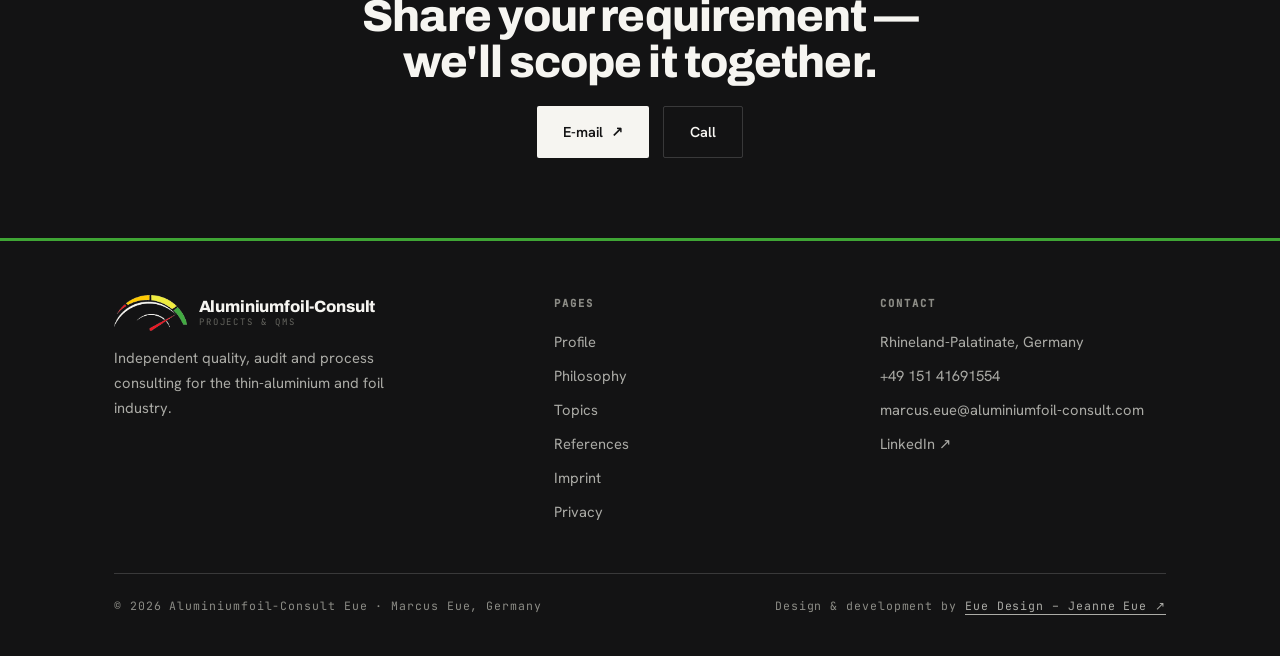
<file: topics.html>
<!DOCTYPE html>
<html lang="en">
<head>
<meta charset="UTF-8">
<meta name="viewport" content="width=device-width, initial-scale=1">
<title>Topics — Aluminiumfoil-Consult</title>
<meta name="description" content="Management consulting on QM, ISO 9001 / VDA 6 / IATF 16949, FMEA, food legislation, audits and process optimisation.">
<link rel="icon" href="logo-mark.png">
<link rel="stylesheet" href="styles.css">
</head>
<body>
<header class="nav" id="nav">
  <div class="nav-inner">
    <a href="index.html" class="brand">
      <img class="logo-img" src="logo-mark.png" alt="Aluminiumfoil-Consult logo">
      <span class="brand-text"><b>Aluminiumfoil-Consult</b><span>Projects &amp; QMS</span></span>
    </a>
    <button class="nav-toggle" id="navToggle" aria-label="Toggle menu" aria-expanded="false">Menu</button>
    <nav class="nav-links" id="navLinks">
      <a href="index.html">Home</a>
      <a href="profile.html">Profile</a>
      <a href="philosophy.html">Philosophy</a>
      <a href="topics.html" class="active">Topics</a>
      <a href="references.html">References</a>
      <a href="#contact" class="nav-cta">Get in touch</a>
    </nav>
  </div>
</header>
<section class="page-hero">
  <div class="wrap">
    <p class="crumbs"><a href="index.html">Home</a> · Topics</p>
    <span class="eyebrow" style="margin-top:14px">What I cover</span>
    <h1 class="display">Topics &amp; how the<br>work <em>happens.</em></h1>
    <p class="kicker">From quality systems and audits to FMEA, food legislation and process optimisation — delivered on-site or as a mobile office, alongside your team.</p>
  </div>
</section>
<div class="foil" aria-hidden="true"><div class="foil-label"><span>Aluminiumfoil-Consult</span><span>Projects &amp; QMS</span></div></div>
<section class="bg-paper">
  <div class="wrap">
    <div class="svc-grid reveal">
      <div class="svc-col">
        <h3>Management consulting on</h3>
        <ul class="svc-list">
          <li><span class="ix">A.1</span>Investment activity &amp; capex planning</li>
          <li><span class="ix">A.2</span>Cost management and cost reduction</li>
          <li><span class="ix">A.3</span>Quality management systems</li>
          <li><span class="ix">A.4</span>DIN EN ISO 9001 · VDA 6 · IATF 16949</li>
          <li><span class="ix">A.5</span>Risk analysis and FMEA</li>
          <li><span class="ix">A.6</span>Food-legislation support (Al in contact with food)</li>
          <li><span class="ix">A.7</span>Process optimisation — technical &amp; organisational</li>
          <li><span class="ix">A.8</span>Statistical methods &amp; problem-solving</li>
          <li><span class="ix">A.9</span>Process management &amp; improvement</li>
          <li><span class="ix">A.10</span>Project tools — Lean Six Sigma, Agile PM</li>
        </ul>
      </div>
      <div class="svc-col">
        <h3>How it gets realised</h3>
        <ul class="svc-list">
          <li><span class="ix">B.1</span>Freelance work — on-site and mobile office</li>
          <li><span class="ix">B.2</span>Team building &amp; project work on-site</li>
          <li><span class="ix">B.3</span>Supplier development</li>
          <li><span class="ix">B.4</span>System, process and product audits</li>
          <li><span class="ix">B.5</span>Audits at your suppliers, incl. action tracking</li>
          <li><span class="ix">B.6</span>Certification preparation &amp; customer audits</li>
        </ul>
        <p class="svc-note">To offer the right support, I prefer to discuss your specific requirements in person before scoping anything.</p>
      </div>
    </div>
  </div>
</section>
<section class="bg-dark tight">
  <div class="wrap" style="display:flex;flex-direction:column;align-items:center;gap:20px;text-align:center">
    <span class="eyebrow reveal">Next step</span>
    <h2 class="display reveal" style="font-size:clamp(1.8rem,4vw,2.8rem);max-width:22ch;color:var(--paper)">Share your requirement — we'll scope it together.</h2>
    <div class="reveal" style="display:flex;gap:14px;flex-wrap:wrap;justify-content:center">
      <a href="mailto:marcus.eue@aluminiumfoil-consult.com" class="btn btn-light">E-mail <span class="arr">↗</span></a>
      <a href="tel:+4915141691554" class="btn btn-ghost on-dark">Call</a>
    </div>
  </div>
</section>
<footer>
  <div class="wrap">
    <div class="foot-grid">
      <div>
        <a href="index.html" class="brand">
          <img class="logo-img" src="logo-mark-light.png" alt="Aluminiumfoil-Consult logo">
          <span class="brand-text"><b>Aluminiumfoil-Consult</b><span>Projects &amp; QMS</span></span>
        </a>
        <p class="foot-tag">Independent quality, audit and process consulting for the thin-aluminium and foil industry.</p>
      </div>
      <div class="foot-col">
        <h4>Pages</h4>
        <a href="profile.html">Profile</a>
        <a href="philosophy.html">Philosophy</a>
        <a href="topics.html">Topics</a>
        <a href="references.html">References</a>
        <a href="imprint.html">Imprint</a>
        <a href="imprint.html#privacy">Privacy</a>
      </div>
      <div class="foot-col" id="contact">
        <h4>Contact</h4>
        <p>Rhineland-Palatinate, Germany</p>
        <a href="tel:+4915141691554">+49 151 41691554</a>
        <a href="mailto:marcus.eue@aluminiumfoil-consult.com">marcus.eue@aluminiumfoil-consult.com</a>
        <a href="https://www.linkedin.com/in/marcus-eue-5016b97" target="_blank" rel="noopener">LinkedIn ↗</a>
      </div>
    </div>
    <div class="foot-bottom">
      <span class="foot-meta">© 2026 Aluminiumfoil-Consult Eue · Marcus Eue, Germany</span>
      <span class="foot-meta foot-credit">Design &amp; development by <a href="https://eue-design.de/" target="_blank" rel="noopener">Eue Design – Jeanne Eue ↗</a></span>
    </div>
  </div>
</footer>

<script src="site.js"></script>
</body>
</html>
</file>
<file: styles.css>
/* =====================================================================
   Aluminiumfoil Consult — shared stylesheet
   Concept: "Pass the Gauge" — built around the logo's QM performance dial.
   Entire palette + type lives in :root. Re-skin = edit variables only.
   ===================================================================== */

/* ---- self-hosted fonts (no request to Google) ---- */
@font-face{font-family:"Archivo";font-style:normal;font-weight:600;font-display:swap;src:url("fonts/archivo-600.woff2") format("woff2")}
@font-face{font-family:"Archivo";font-style:normal;font-weight:700;font-display:swap;src:url("fonts/archivo-700.woff2") format("woff2")}
@font-face{font-family:"Archivo";font-style:normal;font-weight:800;font-display:swap;src:url("fonts/archivo-800.woff2") format("woff2")}
@font-face{font-family:"Hanken Grotesk";font-style:normal;font-weight:400;font-display:swap;src:url("fonts/hanken-grotesk-400.woff2") format("woff2")}
@font-face{font-family:"Hanken Grotesk";font-style:normal;font-weight:500;font-display:swap;src:url("fonts/hanken-grotesk-500.woff2") format("woff2")}
@font-face{font-family:"Hanken Grotesk";font-style:normal;font-weight:600;font-display:swap;src:url("fonts/hanken-grotesk-600.woff2") format("woff2")}
@font-face{font-family:"Hanken Grotesk";font-style:normal;font-weight:700;font-display:swap;src:url("fonts/hanken-grotesk-700.woff2") format("woff2")}
@font-face{font-family:"JetBrains Mono";font-style:normal;font-weight:400;font-display:swap;src:url("fonts/jetbrains-mono-400.woff2") format("woff2")}
@font-face{font-family:"JetBrains Mono";font-style:normal;font-weight:500;font-display:swap;src:url("fonts/jetbrains-mono-500.woff2") format("woff2")}

:root{
  /* ---- core palette (from logo) ---- */
  --ink:#131314;
  --ink-soft:#202023;
  --paper:#F6F5F1;
  --paper-cool:#ECEBE5;
  --silver-1:#D9D9D4;
  --silver-2:#ABABA6;
  --steel:#65655F;
  --steel-soft:#8C8C86;

  /* ---- gauge spectrum (logo) ---- */
  --g-red:#E2001A;
  --g-amber:#F5B400;
  --g-yellow:#ECE000;
  --g-green:#3FA535;

  /* ---- accent = brand green ("pass") ---- */
  --accent:#2E7D2C;        /* deep green for text/links on light */
  --accent-bright:#5BC152; /* green for dark backgrounds */
  --green:#3FA535;

  --line:rgba(19,19,20,.14);
  --line-light:rgba(255,255,255,.16);

  /* ---- type ---- */
  --display:"Archivo",system-ui,sans-serif;
  --serif:var(--display);            /* alias for legacy refs */
  --sans:"Hanken Grotesk",system-ui,sans-serif;
  --mono:"JetBrains Mono",ui-monospace,monospace;

  --maxw:1180px;
  --gutter:clamp(20px,5vw,72px);
}

*{box-sizing:border-box;margin:0;padding:0}
html{scroll-behavior:smooth}
body{font-family:var(--sans);background:var(--paper);color:var(--ink);font-size:17px;line-height:1.7;-webkit-font-smoothing:antialiased;overflow-x:hidden}
a{color:inherit;text-decoration:none}
img{max-width:100%;display:block}
.wrap{max-width:var(--maxw);margin:0 auto;padding:0 var(--gutter)}

/* ---------- shared type ---------- */
.eyebrow{font-family:var(--mono);font-size:.72rem;letter-spacing:.22em;text-transform:uppercase;color:var(--accent);font-weight:500;display:inline-flex;align-items:center;gap:.7em}
.eyebrow::before{content:"";width:26px;height:2px;background:var(--green);opacity:.9}
.display{font-family:var(--display);font-weight:800;line-height:1.02;letter-spacing:-.02em}
.display em{font-style:normal;color:var(--accent);font-weight:800}

/* measurement "gauge" structural rule */
.gauge{height:14px;width:100%;background-image:repeating-linear-gradient(90deg,var(--line) 0,var(--line) 1px,transparent 1px,transparent 16px);-webkit-mask-image:linear-gradient(90deg,transparent,#000 12%,#000 88%,transparent);mask-image:linear-gradient(90deg,transparent,#000 12%,#000 88%,transparent);opacity:.55}
.gauge.major{background-image:repeating-linear-gradient(90deg,var(--line) 0,var(--line) 1px,transparent 1px,transparent 16px),repeating-linear-gradient(90deg,var(--ink) 0,var(--ink) 1px,transparent 1px,transparent 80px);height:18px}

/* ---------- nav ---------- */
header.nav{position:fixed;top:0;left:0;right:0;z-index:50;backdrop-filter:saturate(140%) blur(8px);background:rgba(246,245,241,.78);border-bottom:1px solid transparent;transition:border-color .3s,background .3s}
header.nav.scrolled{border-color:var(--line);background:rgba(246,245,241,.94)}
.nav-inner{max-width:var(--maxw);margin:0 auto;padding:12px var(--gutter);display:flex;align-items:center;justify-content:space-between;gap:24px}
.brand{display:flex;align-items:center;gap:12px;line-height:1}
.logo-img{height:36px;width:auto;display:block}
.brand-text{display:flex;flex-direction:column}
.brand-text b{font-family:var(--display);font-weight:800;font-size:1.02rem;letter-spacing:-.01em;color:var(--ink)}
.brand-text span{font-family:var(--mono);font-size:.56rem;letter-spacing:.22em;text-transform:uppercase;color:var(--steel);margin-top:3px}
.nav-links{display:flex;align-items:center;gap:28px}
.nav-links a{font-size:.85rem;font-weight:500;color:var(--steel);transition:color .2s;position:relative}
.nav-links a::after{content:"";position:absolute;left:0;bottom:-4px;width:0;height:2px;background:var(--green);transition:width .25s}
.nav-links a:hover{color:var(--ink)}
.nav-links a:hover::after,.nav-links a.active::after{width:100%}
.nav-links a.active{color:var(--ink)}
.nav-cta{font-size:.82rem;font-weight:600;color:#fff!important;background:var(--green);padding:9px 18px;border-radius:2px;transition:background .2s,transform .2s}
.nav-cta::after{display:none}
.nav-cta:hover{background:var(--accent);transform:translateY(-1px)}
.nav-toggle{display:none;background:none;border:0;cursor:pointer;font-family:var(--mono);font-size:.75rem;letter-spacing:.15em;color:var(--ink)}

/* ---------- buttons ---------- */
.btn{font-size:.9rem;font-weight:600;padding:13px 26px;border-radius:2px;display:inline-flex;align-items:center;gap:.6em;transition:transform .2s,background .2s,color .2s,border-color .2s}
.btn-primary{background:var(--green);color:#fff}
.btn-primary:hover{background:var(--accent);color:#fff;transform:translateY(-2px)}
.btn-light{background:var(--paper);color:var(--ink)}
.btn-light:hover{background:var(--green);color:#fff;transform:translateY(-2px)}
.btn-ghost{border:1px solid var(--line);color:var(--ink)}
.btn-ghost:hover{border-color:var(--green);color:var(--accent)}
.btn-ghost.on-dark{border-color:var(--line-light);color:var(--paper)}
.btn-ghost.on-dark:hover{border-color:var(--accent-bright);color:var(--accent-bright)}
.btn .arr{transition:transform .2s}
.btn:hover .arr{transform:translate(3px,-3px)}

/* ---------- gauge signature (hero SVG) ---------- */
.gauge-svg{width:100%;height:auto;display:block;overflow:visible}
.gauge-needle{transform-box:view-box;transform-origin:200px 200px;animation:sweep 1.9s cubic-bezier(.18,.85,.2,1) .35s both}
@keyframes sweep{0%{transform:rotate(-92deg)}68%{transform:rotate(7deg)}100%{transform:rotate(0)}}
.gauge-cap{font-family:var(--mono);font-size:.66rem;letter-spacing:.2em;text-transform:uppercase;fill:var(--silver-2)}

/* ---------- page hero (sub-pages) ---------- */
.page-hero{background:var(--ink);color:var(--paper);padding:140px 0 52px}
.page-hero .eyebrow{color:var(--accent-bright)}
.page-hero h1{font-size:clamp(2.4rem,6vw,4.4rem);color:var(--paper);margin:20px 0 0;max-width:18ch}
.page-hero h1 em{color:var(--accent-bright)}
.page-hero p.kicker{color:var(--silver-2);max-width:48ch;margin-top:20px;font-size:1.05rem}
.crumbs{font-family:var(--mono);font-size:.7rem;letter-spacing:.14em;text-transform:uppercase;color:var(--steel-soft)}
.crumbs a:hover{color:var(--accent-bright)}

/* foil strip — nod to the material (aluminium foil) */
.foil{position:relative;height:clamp(64px,8vw,108px);overflow:hidden;background:linear-gradient(100deg,#2a2a2c 0%,#3c3c40 14%,#6f6f72 30%,#aeaeae 44%,#dadad6 50%,#aeaeae 56%,#6f6f72 70%,#3c3c40 86%,#2a2a2c 100%);background-size:220% 100%;border-top:1px solid var(--line-light)}
.foil::before{content:"";position:absolute;inset:0;background-image:repeating-linear-gradient(92deg,rgba(255,255,255,.05) 0 1px,transparent 1px 4px);mix-blend-mode:overlay}
.foil::after{content:"";position:absolute;top:0;bottom:0;width:40%;left:-50%;background:linear-gradient(100deg,transparent,rgba(255,255,255,.55),transparent);filter:blur(6px);animation:sheen 7.5s ease-in-out infinite}
@keyframes sheen{0%{left:-50%}55%{left:115%}100%{left:115%}}
.foil-label{position:absolute;left:var(--gutter);bottom:11px;font-family:var(--mono);font-size:.62rem;letter-spacing:.2em;text-transform:uppercase;color:rgba(19,19,20,.62);display:flex;gap:18px;flex-wrap:wrap}

/* ---------- generic section ---------- */
section{padding:clamp(64px,9vw,116px) 0}
section.tight{padding:clamp(46px,7vw,80px) 0}
.sec-head{display:flex;flex-direction:column;gap:18px;margin-bottom:48px;max-width:62ch}
.sec-head h2{font-size:clamp(1.9rem,4.4vw,3.2rem)}
.bg-paper{background:var(--paper)}
.bg-cool{background:var(--paper-cool)}
.bg-dark{background:var(--ink);color:var(--paper)}
.bg-dark .eyebrow{color:var(--accent-bright)}
.bg-dark h2,.bg-dark h3,.bg-dark h4{color:var(--paper)}

/* ---------- home ---------- */
.home-hero{position:relative;background:var(--ink);color:var(--paper);padding:150px 0 0;overflow:hidden}
.home-hero .eyebrow{color:var(--accent-bright)}
.home-grid{display:grid;grid-template-columns:1.3fr 1fr;gap:48px;align-items:center;padding-bottom:54px}
.home-hero h1{font-size:clamp(2.7rem,7vw,5.7rem);color:var(--paper);margin:24px 0 0}
.home-hero h1 .thin{color:var(--silver-2);font-weight:600}
.home-hero h1 em{color:var(--accent-bright)}
.home-sub{color:var(--silver-2);max-width:34ch;font-size:1.05rem;margin:22px 0 0}
.home-cta-row{display:flex;gap:16px;margin-top:26px;flex-wrap:wrap}
.gauge-wrap{display:flex;flex-direction:column;align-items:center;gap:14px}
.home-foil{height:clamp(120px,16vw,200px);margin-top:6px}

.teasers{display:grid;grid-template-columns:repeat(3,1fr);gap:1px;background:var(--line);border-top:1px solid var(--line);border-bottom:1px solid var(--line)}
.teaser{background:var(--paper);padding:36px 30px 40px;display:flex;flex-direction:column;gap:10px;transition:background .25s;position:relative}
.teaser::before{content:"";position:absolute;top:0;left:0;width:0;height:3px;background:var(--green);transition:width .3s}
.teaser:hover{background:var(--paper-cool)}
.teaser:hover::before{width:100%}
.teaser .n{font-family:var(--mono);font-size:.7rem;letter-spacing:.12em;color:var(--steel-soft)}
.teaser h3{font-family:var(--display);font-weight:800;font-size:1.5rem;letter-spacing:-.01em}
.teaser p{font-size:.95rem;color:var(--ink-soft);flex:1}
.teaser .more{font-family:var(--mono);font-size:.74rem;letter-spacing:.1em;color:var(--accent);text-transform:uppercase;margin-top:6px}
.teaser:hover .more{text-decoration:underline}

.stat-row{display:flex;flex-wrap:wrap;border-bottom:1px solid var(--line)}
.stat{flex:1 1 25%;padding:30px 0;border-top:1px solid var(--line)}
.stat:not(:last-child){border-right:1px solid var(--line)}
.stat b{font-family:var(--display);font-weight:800;font-size:clamp(2rem,3.6vw,2.8rem);display:block;line-height:1;letter-spacing:-.02em}
.stat span{font-family:var(--mono);font-size:.66rem;letter-spacing:.16em;text-transform:uppercase;color:var(--steel);display:block;margin-top:8px}
.stat:nth-child(n+2){padding-left:24px}

/* ---------- about / profile ---------- */
.about-grid{display:grid;grid-template-columns:1fr 1.25fr;gap:clamp(36px,6vw,90px);align-items:start}
.about-panel{position:sticky;top:100px;aspect-ratio:4/5;border-radius:3px;overflow:hidden;border:1px solid var(--line);background:linear-gradient(135deg,#cdccc6,#a3a39d 38%,#efeee9 50%,#a3a39d 62%,#bcbcb6)}
.about-panel::after{content:"";position:absolute;inset:0;background-image:repeating-linear-gradient(115deg,rgba(255,255,255,.16) 0 1px,transparent 1px 6px)}
.about-panel .tag{position:absolute;left:18px;bottom:16px;z-index:2;font-family:var(--mono);font-size:.64rem;letter-spacing:.18em;text-transform:uppercase;color:var(--ink-soft)}
.about-body p{margin-bottom:1.2em;color:var(--ink-soft);max-width:54ch}
.about-body p.lead{font-family:var(--display);font-weight:700;font-size:clamp(1.4rem,2.6vw,2rem);line-height:1.25;color:var(--ink);margin-bottom:1em;letter-spacing:-.01em}
.about-body strong{font-weight:600;color:var(--ink)}
.credline{margin-top:34px;display:flex;flex-wrap:wrap;border-top:1px solid var(--line)}
.credline div{flex:1 1 50%;padding:18px 0;border-bottom:1px solid var(--line)}
.credline div:nth-child(odd){padding-right:24px;border-right:1px solid var(--line)}
.credline div:nth-child(even){padding-left:24px}
.credline dt{font-family:var(--mono);font-size:.66rem;letter-spacing:.16em;text-transform:uppercase;color:var(--accent);margin-bottom:5px}
.credline dd{font-size:.95rem;color:var(--ink)}

/* ---------- philosophy ---------- */
.phil-quote{font-family:var(--display);font-weight:700;font-size:clamp(1.6rem,3.4vw,2.6rem);line-height:1.22;max-width:24ch;letter-spacing:-.01em}
.phil-quote em{font-style:normal;color:var(--accent-bright)}
.phil-grid{display:grid;grid-template-columns:repeat(3,1fr);gap:1px;margin-top:56px;background:var(--line-light);border:1px solid var(--line-light)}
.phil-card{background:var(--ink);padding:30px 26px 34px;transition:background .3s;position:relative}
.phil-card::after{content:"";position:absolute;left:26px;bottom:0;width:24px;height:3px;background:var(--green);opacity:0;transition:opacity .3s}
.phil-card:hover{background:var(--ink-soft)}
.phil-card:hover::after{opacity:1}
.phil-card .n{font-family:var(--mono);font-size:.72rem;color:var(--steel-soft);letter-spacing:.1em}
.phil-card h3{font-family:var(--display);font-weight:800;font-size:1.3rem;margin:14px 0 8px;color:var(--paper);letter-spacing:-.01em}
.phil-card p{font-size:.92rem;color:var(--silver-2);line-height:1.6}

/* ---------- topics ---------- */
.svc-grid{display:grid;grid-template-columns:1fr 1fr;gap:clamp(36px,6vw,80px)}
.svc-col h3{font-family:var(--mono);font-size:.74rem;letter-spacing:.18em;text-transform:uppercase;color:var(--accent);padding-bottom:16px;margin-bottom:8px;border-bottom:2px solid var(--green)}
.svc-list{list-style:none}
.svc-list li{display:flex;gap:16px;align-items:baseline;padding:15px 0;border-bottom:1px solid var(--line);font-size:1rem;color:var(--ink-soft);transition:padding-left .2s,color .2s}
.svc-list li:hover{padding-left:8px;color:var(--ink)}
.svc-list li .ix{font-family:var(--mono);font-size:.7rem;color:var(--steel-soft);min-width:30px;padding-top:3px}
.svc-note{margin-top:30px;font-size:.95rem;color:var(--steel);max-width:46ch}

/* ---------- references ---------- */
.track-grid{display:grid;grid-template-columns:1.2fr .8fr;gap:clamp(40px,7vw,96px);align-items:start}
.timeline{position:relative}
.tl-row{display:grid;grid-template-columns:118px 1fr;gap:24px;padding:22px 0;border-bottom:1px solid var(--line);align-items:baseline}
.tl-row:first-child{border-top:1px solid var(--line)}
.tl-year{font-family:var(--mono);font-size:.82rem;color:var(--accent);letter-spacing:.04em}
.tl-body h4{font-family:var(--display);font-weight:800;font-size:1.25rem;line-height:1.2;color:var(--ink);letter-spacing:-.01em}
.tl-body p{font-size:.9rem;color:var(--steel);margin-top:4px}
.certs{background:var(--ink);color:var(--paper);padding:34px 30px;border-radius:3px;position:sticky;top:100px}
.certs .eyebrow{color:var(--accent-bright)}
.cert-item{padding:20px 0;border-bottom:1px solid var(--line-light)}
.cert-item:last-child{border-bottom:0;padding-bottom:0}
.cert-item:first-of-type{padding-top:24px}
.cert-item h5{font-family:var(--display);font-weight:800;font-size:1.1rem;color:var(--paper);letter-spacing:-.01em}
.cert-item p{font-size:.85rem;color:var(--silver-2);margin-top:4px}

/* ---------- contact ---------- */
.contact-grid{display:grid;grid-template-columns:1fr 1fr;gap:clamp(40px,7vw,90px);align-items:start}
.contact-lead{color:var(--silver-2);max-width:42ch;margin-bottom:30px}
.contact-meta{display:flex;flex-direction:column;gap:18px}
.meta-item{display:flex;flex-direction:column;gap:3px}
.meta-item .k{font-family:var(--mono);font-size:.66rem;letter-spacing:.18em;text-transform:uppercase;color:var(--steel-soft)}
.meta-item .v{font-size:1.05rem;color:var(--paper)}
.meta-item a.v:hover{color:var(--accent-bright)}
form .field{margin-bottom:18px}
form label{display:block;font-family:var(--mono);font-size:.66rem;letter-spacing:.16em;text-transform:uppercase;color:var(--steel-soft);margin-bottom:8px}
form input,form textarea{width:100%;background:transparent;border:0;border-bottom:1px solid var(--line-light);padding:10px 2px;color:var(--paper);font-family:var(--sans);font-size:1rem;transition:border-color .2s}
form input:focus,form textarea:focus{outline:none;border-color:var(--accent-bright)}
form input::placeholder,form textarea::placeholder{color:var(--steel-soft)}
form textarea{resize:vertical;min-height:90px}
form button{margin-top:8px;background:var(--green);color:#fff;border:0;cursor:pointer;font-family:var(--sans);font-weight:600;font-size:.9rem;padding:13px 28px;border-radius:2px;transition:background .2s,transform .2s}
form button:hover{background:var(--accent-bright);transform:translateY(-2px)}
.form-note{font-size:.78rem;color:var(--steel-soft);margin-top:14px}

/* ---------- prose / imprint ---------- */
.prose{max-width:62ch}
.prose h3{font-family:var(--display);font-weight:800;font-size:1.35rem;margin:34px 0 10px;letter-spacing:-.01em}
.prose h3:first-child{margin-top:0}
.prose p{color:var(--ink-soft);margin-bottom:1em}
.prose a{color:var(--accent);text-decoration:underline}
.prose h4{font-family:var(--display);font-weight:700;font-size:1.08rem;margin:24px 0 8px}
.prose ul{margin:0 0 1em 1.3em;color:var(--ink-soft)}
.prose li{margin-bottom:.25em}
#privacy{scroll-margin-top:90px}

/* ---------- footer ---------- */
footer{background:var(--ink);color:var(--silver-2);padding:54px 0 40px;border-top:3px solid var(--green)}
.foot-grid{display:grid;grid-template-columns:1.4fr 1fr 1fr;gap:40px;margin-bottom:40px}
.foot-grid .brand-text b{color:var(--paper)}
.foot-col h4{font-family:var(--mono);font-size:.66rem;letter-spacing:.18em;text-transform:uppercase;color:var(--steel-soft);margin-bottom:16px}
.foot-col a,.foot-col p{display:block;font-size:.92rem;color:var(--silver-2);margin-bottom:9px;transition:color .2s}
.foot-col a:hover{color:var(--accent-bright)}
.foot-tag{max-width:34ch;font-size:.92rem;color:var(--silver-2);margin-top:14px}
.foot-bottom{display:flex;justify-content:space-between;align-items:center;gap:20px;flex-wrap:wrap;border-top:1px solid var(--line-light);padding-top:22px}
.foot-meta{font-family:var(--mono);font-size:.72rem;letter-spacing:.08em;color:var(--steel-soft)}
.foot-credit a{color:var(--silver-2);border-bottom:1px solid currentColor;padding-bottom:1px;transition:color .2s}
.foot-credit a:hover{color:var(--accent-bright)}

/* ---------- reveal (gated on JS so content stays visible without it) ---------- */
.js .reveal{opacity:0;transform:translateY(22px);transition:opacity .7s ease,transform .7s ease}
.js .reveal.in{opacity:1;transform:none}

/* ---------- responsive ---------- */
@media(max-width:880px){
  .nav-links{position:fixed;inset:0 0 auto 0;top:58px;flex-direction:column;align-items:flex-start;gap:0;background:var(--paper);border-bottom:1px solid var(--line);padding:8px var(--gutter) 18px;transform:translateY(-130%);transition:transform .3s}
  .nav-links.open{transform:translateY(0)}
  .nav-links a{padding:12px 0;font-size:1rem;width:100%;border-bottom:1px solid var(--line)}
  .nav-links a::after{display:none}
  .nav-links .nav-cta{margin-top:12px;border-bottom:0;text-align:center}
  .nav-toggle{display:block}
  .home-grid{grid-template-columns:1fr;gap:14px;align-items:start}
  .gauge-wrap{max-width:340px;margin-top:10px}
  .teasers,.phil-grid{grid-template-columns:1fr}
  .about-grid,.svc-grid,.track-grid,.contact-grid{grid-template-columns:1fr}
  .about-panel{position:relative;top:0;max-width:320px;aspect-ratio:5/4}
  .certs{position:relative;top:0}
  .stat{flex-basis:50%}
  .stat:nth-child(2n){border-right:0}
  .tl-row{grid-template-columns:92px 1fr;gap:16px}
  .foot-grid{grid-template-columns:1fr;gap:30px}
}
@media(max-width:520px){.brand-text{display:none}}
@media(prefers-reduced-motion:reduce){*{animation:none!important;scroll-behavior:auto}.reveal{opacity:1;transform:none;transition:none}.gauge-needle{transform:rotate(0)}}
</file>
